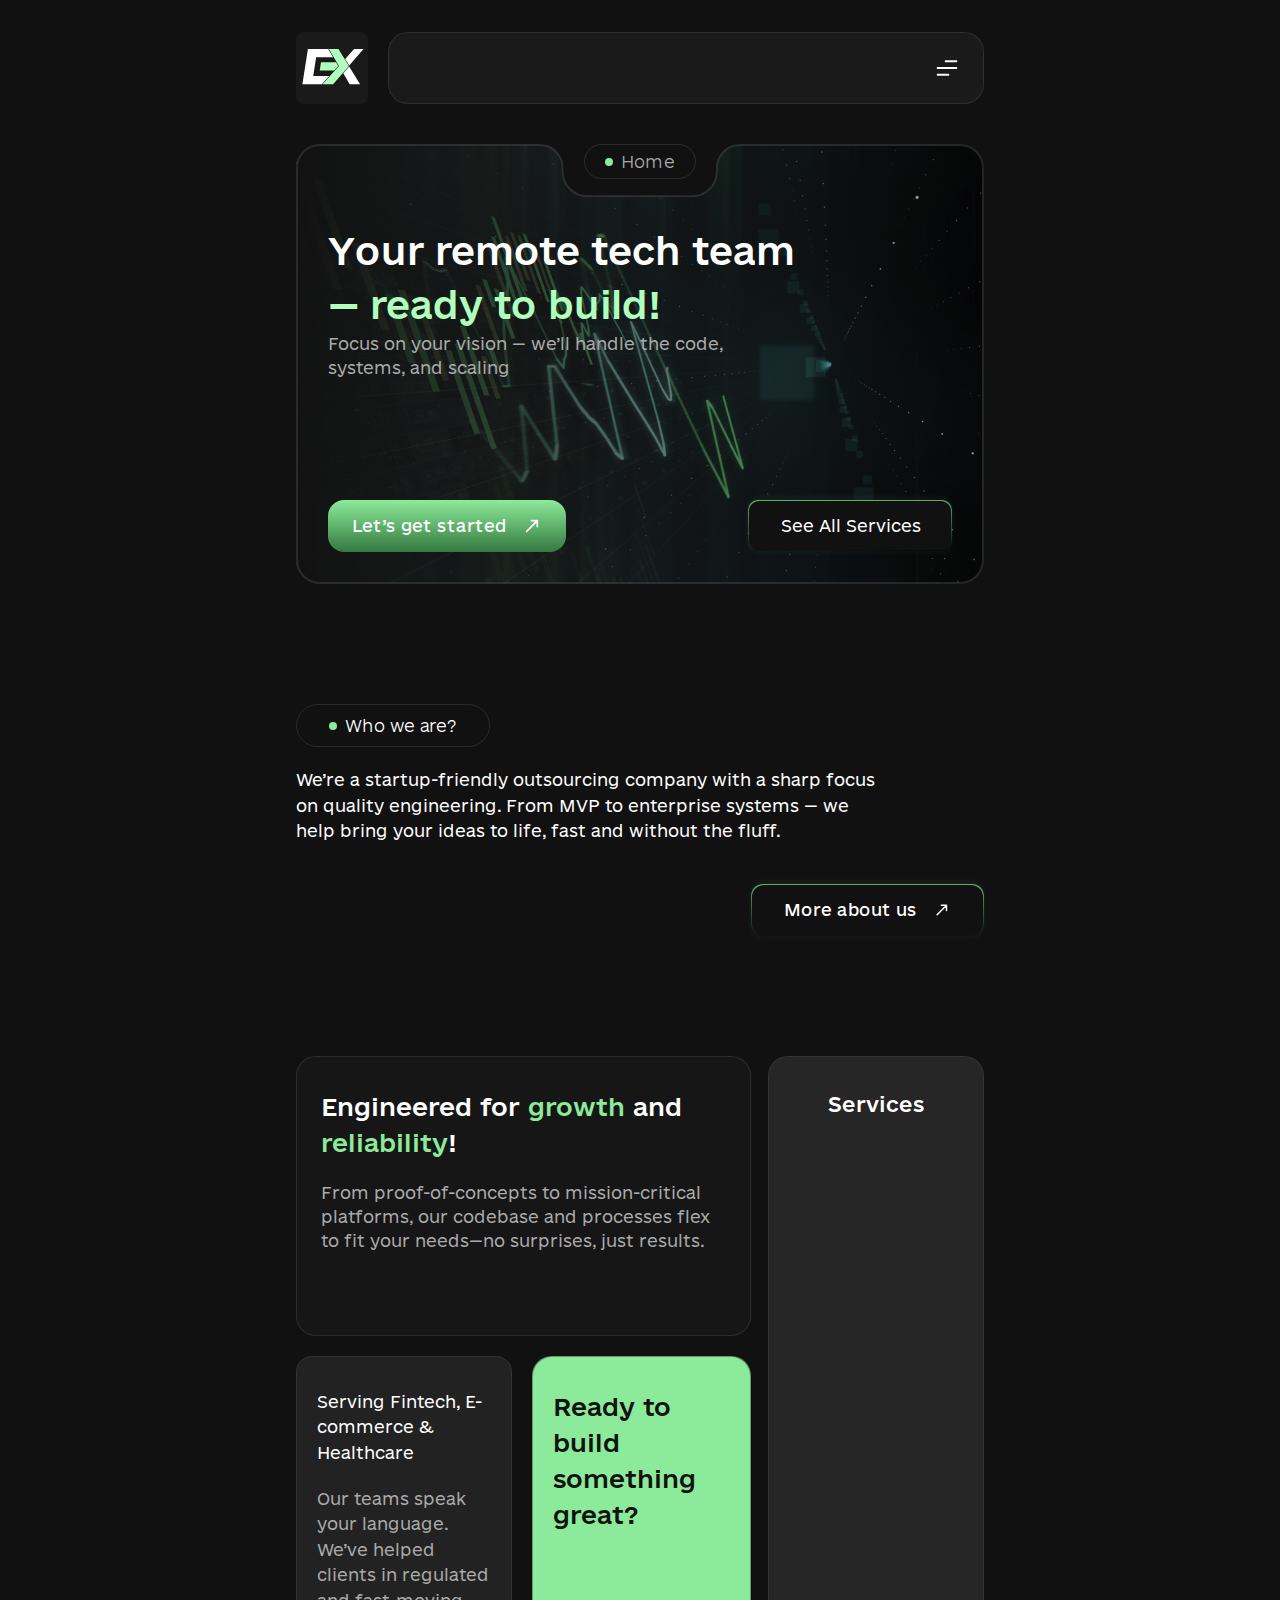
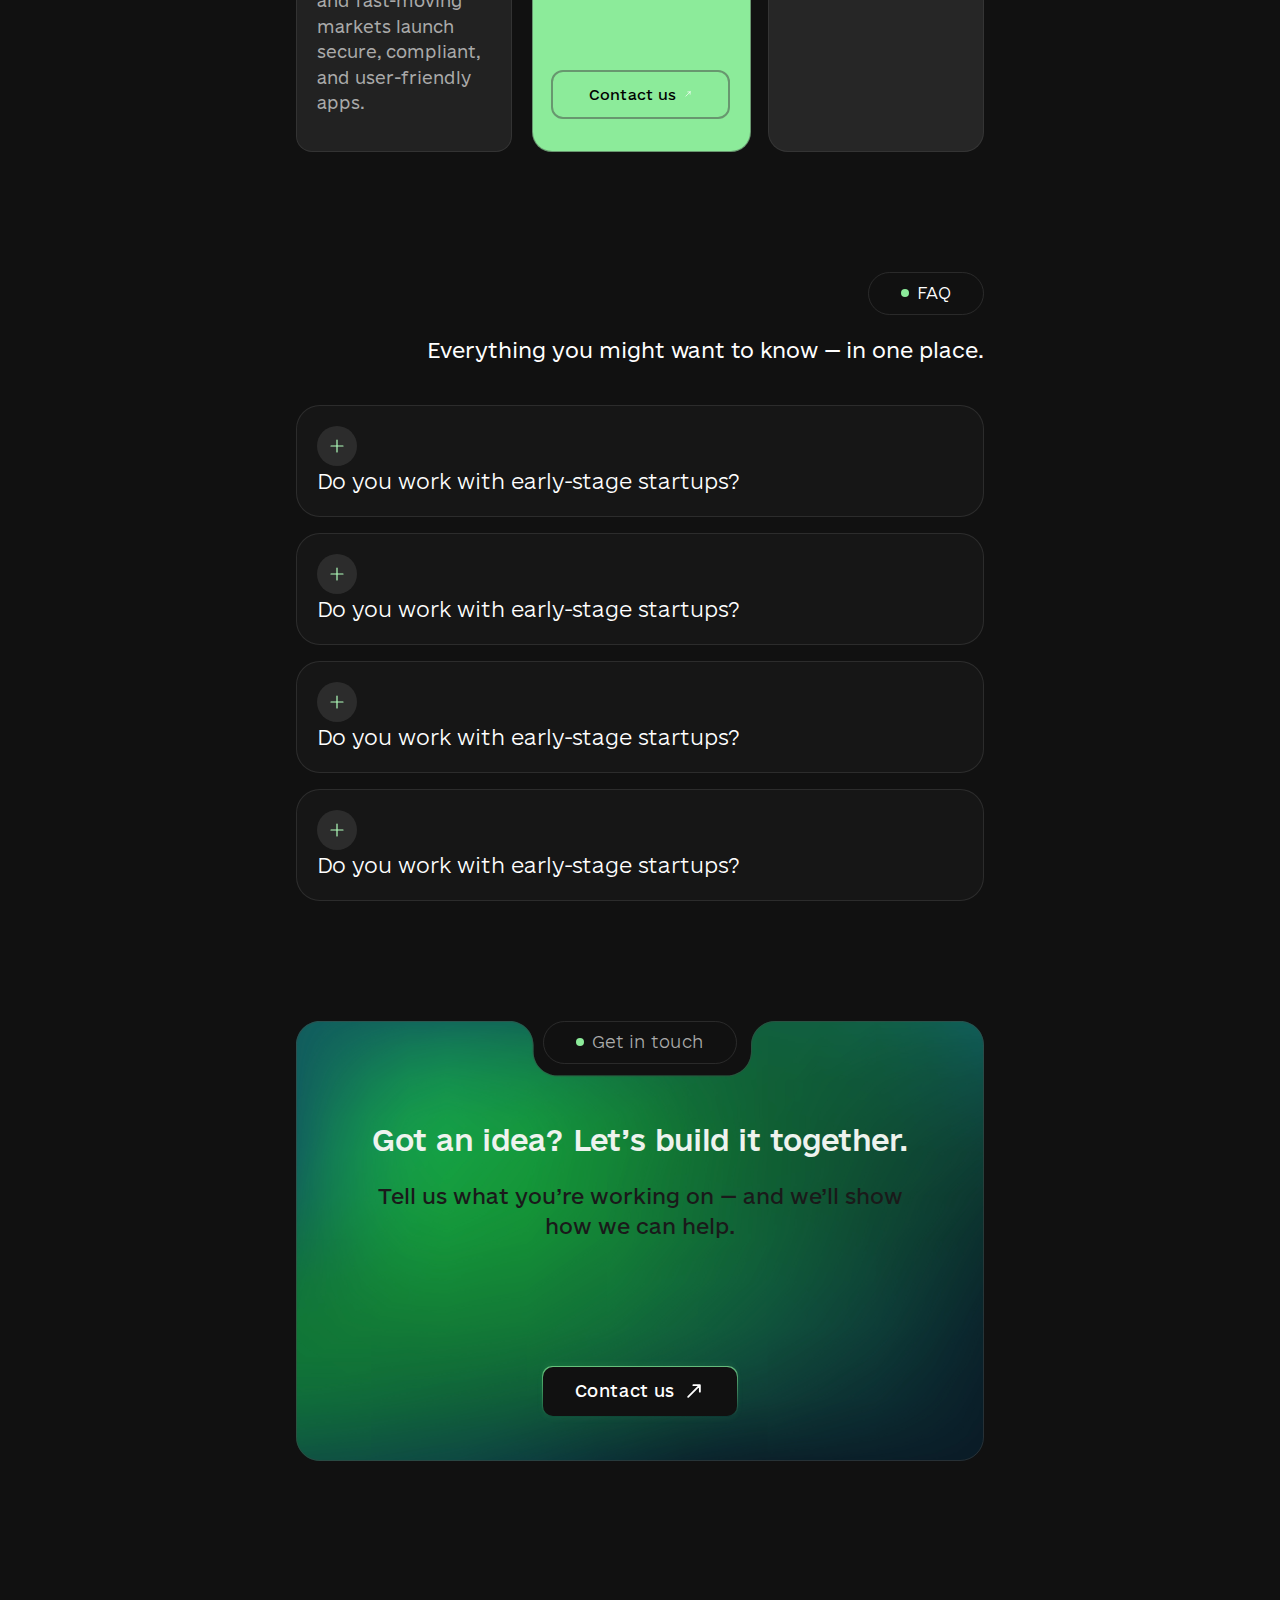
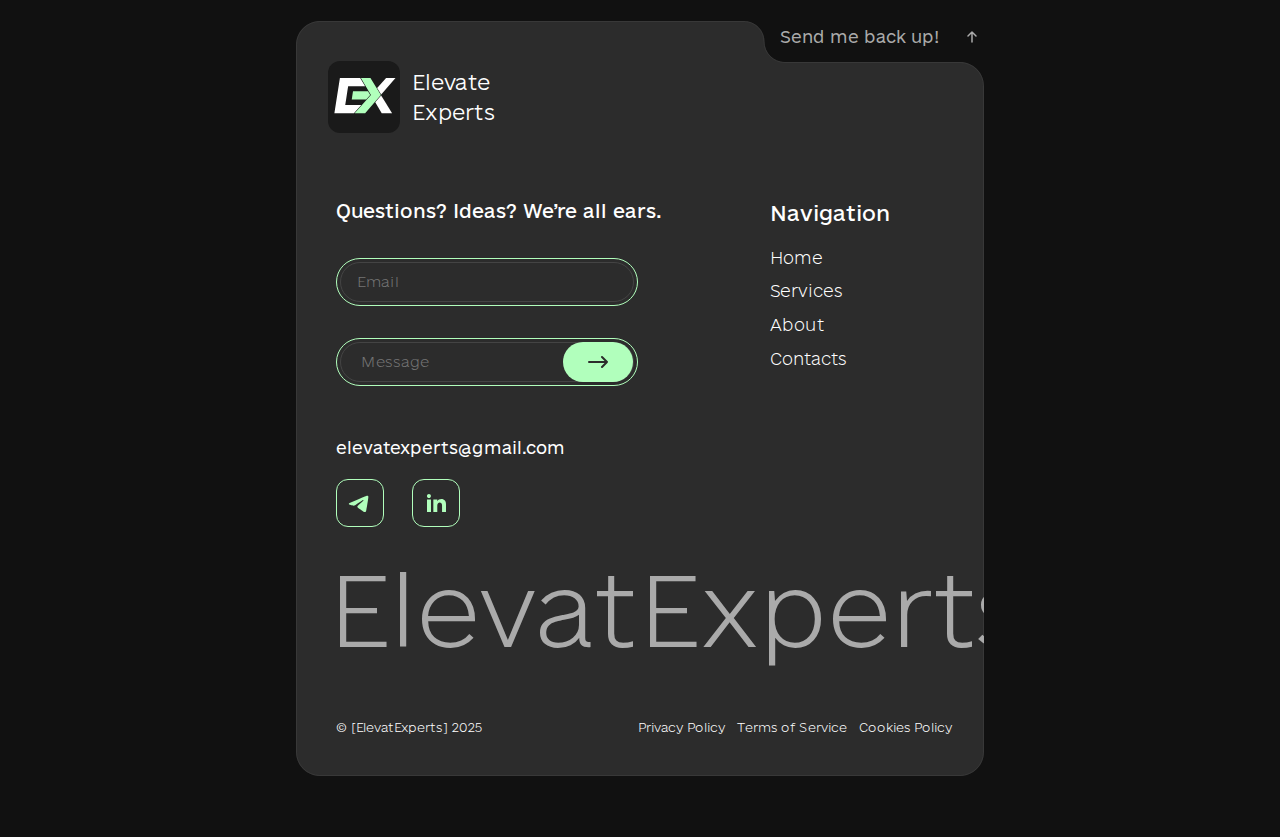
<file: index.html>
<!doctype html>
<html lang="en">
<head>
    <meta charset="UTF-8">
    <meta name="viewport" content="width=device-width, initial-scale=1">
    <link rel="stylesheet" href="css/reset.css"/>
    <link rel="stylesheet" href="css/index.css"/>
    <link rel="stylesheet" href="css/page.layout.css"/>
    <title>Home</title>
</head>
<body>
    <header class="header">
        <img class="logo" src="assets/icons/logo.svg" alt="logo"/>
        <div class="header_menu_wrapper">
            <img src="assets/icons/header_menu.svg" alt="menu"/>
            <div class="header_link_wrapper">
                <a href="index.html">Home</a>
                <a href="services.html">Services</a>
                <a href="about.html">About</a>
                <a href="contact.html">Contact</a>
            </div>
            <button class="book_call_button">Book a free call</button>
        </div>
    </header>

    <div class="banner_wrapper">
        <div class="page_title_container">
            <div class="dot"></div>
            <label class="page_title">Home</label>
        </div>
<!--        pc-->
        <img src="assets/index/home_banner.svg" alt="banner" class="banner" />
<!--        mobile-->
        <img src="assets/index/mobile_home_banner.svg" alt="banner" class="mobile_banner"/>
<!--        tablet-->
        <img src="assets/index/tablet_banner.svg" alt="banner" class="tablet_banner"/>
        <div class="banner_content">
            <div class="banner_text_wrapper">
                <span class="banner_title">Your remote tech team
                    <span class="green_text">— ready to build!</span>
                </span>
                <div class="banner_mobile_title">
                    <span>Your</span>
                    <span>remote tech</span>
                    <span>team</span>
                    <span class="green_text">- ready to build!</span>
                </div>
                <span class="banner_description">
                    Focus on your vision — we’ll handle the code, systems, and scaling
                </span>
            </div>
            <div class="banner_button_wrapper">
                <button class="banner_button_primary">
                    <span>Let’s get started</span>
                    <svg width="24" height="24" viewBox="0 0 24 24" fill="none" xmlns="http://www.w3.org/2000/svg">
                        <path d="M18.3646 5.63623H11.2939M18.3646 5.63623L18.3643 12.7073M18.3646 5.63623L5.63672 18.3642" stroke="white" stroke-width="2" stroke-linecap="round" stroke-linejoin="round"/>
                    </svg>
                </button>
                <div class="layer_to_gradient">
                    <button class="secondary_button">
                        <label class="banner_button_label">See All Services</label>
                    </button>
                </div>
            </div>
        </div>
    </div>

        <div class="about_wrapper">
            <div class="about_wrapper_title">
                <div class="dot"></div>
                <label class="about_title">Who we are?</label>
            </div>
            <span class="about_description">
            We’re a startup-friendly outsourcing company with a sharp focus
            on quality engineering. From MVP to enterprise systems — we help
            bring your ideas to life, fast and without the fluff.
        </span>
            <div class="about_button_container">
                <div class="layer_to_gradient_second">
                    <button class="secondary_button_second">
                        <label class="about_button_label">More about us</label>
                        <svg width="24" height="24" viewBox="0 0 24 24" fill="none" xmlns="http://www.w3.org/2000/svg">
                            <path d="M18.3646 5.63623H11.2939M18.3646 5.63623L18.3643 12.7073M18.3646 5.63623L5.63672 18.3642" stroke="white" stroke-width="2" stroke-linecap="round" stroke-linejoin="round"/>
                        </svg>
                    </button>
                </div>
            </div>
        </div>

        <div class="content_wrapper">
                <div class="left_column">
                    <div class="first_row">
                        <div class="first_row_item">
                            <span class="first_row_item_title">Engineered for <span>growth</span> and <span>reliability</span>!</span>
                            <span class="first_row_item_description">
                                From proof-of-concepts to mission-critical platforms, our codebase and processes flex
                                to fit your needs—no surprises, just results.
                            </span>
                        </div>
                    </div>
                    <div class="mobile_services">
                        <div class="right_column_item">
                        <span class="right_column_item_title">
                            Services
                        </span>
                        </div>
                    </div>
                    <div class="second_row">
                        <div class="second_row_first_item">
                            <span class="second_row_first_item_title">
                                Serving Fintech,
                                E-commerce & Healthcare
                            </span>
                            <span class="second_row_first_item_description">
                                Our teams speak your language.
                                We’ve helped clients in regulated
                                and fast-moving markets launch secure,
                                compliant, and user-friendly apps.
                            </span>
                        </div>
                        <div class="second_row_second_item">
                            <span class="second_row_second_item_title">Ready to build something great?</span>
                            <div class="second_row_second_item_button_wrapper">
                                <button class="second_row_second_item_button">
                                    <label>Contact us</label>
                                    <svg width="24" height="24" viewBox="0 0 24 24" fill="none" xmlns="http://www.w3.org/2000/svg">
                                        <path d="M18.3646 5.63623H11.2939M18.3646 5.63623L18.3643 12.7073M18.3646 5.63623L5.63672 18.3642" stroke="white" stroke-width="2" stroke-linecap="round" stroke-linejoin="round"/>
                                    </svg>
                                </button>
                            </div>

                        </div>
                    </div>
                </div>
                <div class="right_column">
                    <div class="right_column_item">
                        <span class="right_column_item_title">
                            Services
                        </span>
                    </div>
                </div>
        </div>

        <div class="faq_wrapper">
            <div class="faq_title">
                <div class="dot"></div>
                <span>FAQ</span>
            </div>
            <span class="faq_description">
                Everything you might want to know — in one place.
            </span>
            <div class="faq_question">
                <div>
                    <button class="faq_expand_button"><img src="assets/icons/plus.svg " alt="plus"/></button>
                </div>
                <span class="faq_questing_title">Do you work with early-stage startups?</span>
            </div>
            <div class="faq_question">
                <div>
                    <button class="faq_expand_button"><img src="assets/icons/plus.svg " alt="plus"/></button>
                </div>
                <span class="faq_questing_title">Do you work with early-stage startups?</span>
            </div>
            <div class="faq_question">
                <div>
                    <button class="faq_expand_button"><img src="assets/icons/plus.svg " alt="plus"/></button>
                </div>
                <span class="faq_questing_title">Do you work with early-stage startups?</span>
            </div>
            <div class="faq_question">
                <div>
                    <button class="faq_expand_button"><img src="assets/icons/plus.svg " alt="plus"/></button>
                </div>
                <span class="faq_questing_title">Do you work with early-stage startups?</span>
            </div>
        </div>

        <div class="bottom_banner_wrapper">
            <div class="bottom_banner_title_wrapper">
                <div class="dot"></div>
                <span>Get in touch</span>
            </div>
            <div class="bottom_banner_content">
                <div class="bottom_banner_content_text_wrapper">
                    <span class="bottom_banner_content_title">Got an idea? Let’s build it together.</span>
                    <span class="bottom_banner_content_description">Tell us what you’re working on — and we’ll show how we can help.</span>
                </div>
                <div class="bottom_banner_content_button_wrapper">
                    <div class="layer_to_gradient">
                        <button class="secondary_button">
                            <label class="about_button_label">Contact us</label>
                            <svg width="24" height="24" viewBox="0 0 24 24" fill="none" xmlns="http://www.w3.org/2000/svg">
                                <path d="M18.3646 5.63623H11.2939M18.3646 5.63623L18.3643 12.7073M18.3646 5.63623L5.63672 18.3642" stroke="white" stroke-width="2" stroke-linecap="round" stroke-linejoin="round"/>
                            </svg>
                        </button>
                    </div>
                </div>

            </div>
<!--            pc-->
            <img src="assets/index/bottom_banner.svg" class="bottom_banner" alt="bottom_banner"/>
<!--            mobile-->
            <img src="assets/icons/mobile_bottom_banner.svg" class="mobile_bottom_banner" alt="bottom_banner"/>
<!--            tablet-->
            <img src="assets/index/bottom_tablet_banner.svg" class="tablet_bottom_banner" alt="bottom_banner"/>
        </div>

        <footer class="footer">
            <div class="custom_footer_background">
                <div class="footer_button_up_wrapper">
                    <button class="footer_button_up">
                        <span>Send me back up!</span>
                        <svg width="32" height="32" viewBox="0 0 32 32" fill="none" xmlns="http://www.w3.org/2000/svg">
                            <path d="M15.9998 22.6668V9.3335M15.9998 9.3335L10.6665 14.6668M15.9998 9.3335L21.3332 14.6668" stroke="#AAAAAA" stroke-width="2" stroke-linecap="round" stroke-linejoin="round"/>
                        </svg>

                    </button>
                </div>

               <div class="footer_content">
                   <div class="footer_top_content">
                       <div class="footer_left_content">
                           <div class="footer_logo_wrapper">
                               <img src="assets/icons/logo.svg" alt="logo"/>
                               <span>Elevate Experts</span>
                           </div>
                           <div class="footer_form_contacts_wrapper">
                               <form class="footer_form">
                                   <span>Questions? Ideas? We’re all ears.</span>
                                   <div class="input_outline">
                                       <input placeholder="Email" class="input"/>
                                   </div>

                                   <div class="input_outline">
                                       <button class="input_button"><img src="assets/icons/arrow_right.svg" alt="arrow_right"/></button>
                                       <input placeholder="Message" class="input_with_button"/>
                                   </div>
                               </form>
                               <div class="contacts_wrapper">
                                   <span>elevatexperts@gmail.com</span>
                                   <div class="contacts">
                                       <button class="social_button">
                                           <img src="assets/icons/telegram.svg" alt="telegram"/>
                                       </button>
                                       <button class="social_button">
                                           <img src="assets/icons/linkedin.svg" alt="linkedin"/>
                                       </button>
                                   </div>
                               </div>
                           </div>
                       </div>
                       <div class="footer_right">
                           <div class="footer_navigation">
                               <span>Navigation</span>
                               <a>Home</a>
                               <a>Services</a>
                               <a>About</a>
                               <a>Contacts</a>
                           </div>
                           <div class="footer_services">
                               <span>Services</span>
                               <a>Backend</a>
                               <a>Frontend</a>
                               <a>Fullstack</a>
                               <a>Data Engineering</a>
                               <a>Machine Learning / AI</a>
                               <a>Data Analytics</a>
                               <a>Cybersecurity</a>
                               <a>DevOps / DevOpsSec</a>
                           </div>
                   </div>

                   </div>
                   <div class="footer_bottom_content">
                       <div class="scrolling_text">
                           <span>ElevatExperts &nbsp; ElevatExperts &nbsp; ElevatExperts &nbsp;</span>
                           <span>ElevatExperts &nbsp; ElevatExperts &nbsp; ElevatExperts &nbsp;</span>
                       </div>
                   </div>
                   <div class="policy_wrapper">
                       <span>© [ElevatExperts] 2025</span>
                       <div class="right_policy">
                           <a>Privacy Policy</a>
                           <a>Terms of Service</a>
                           <a>Cookies Policy</a>
                       </div>
                   </div>

               </div>
            </div>
        </footer>

</body>
</html>
</file>
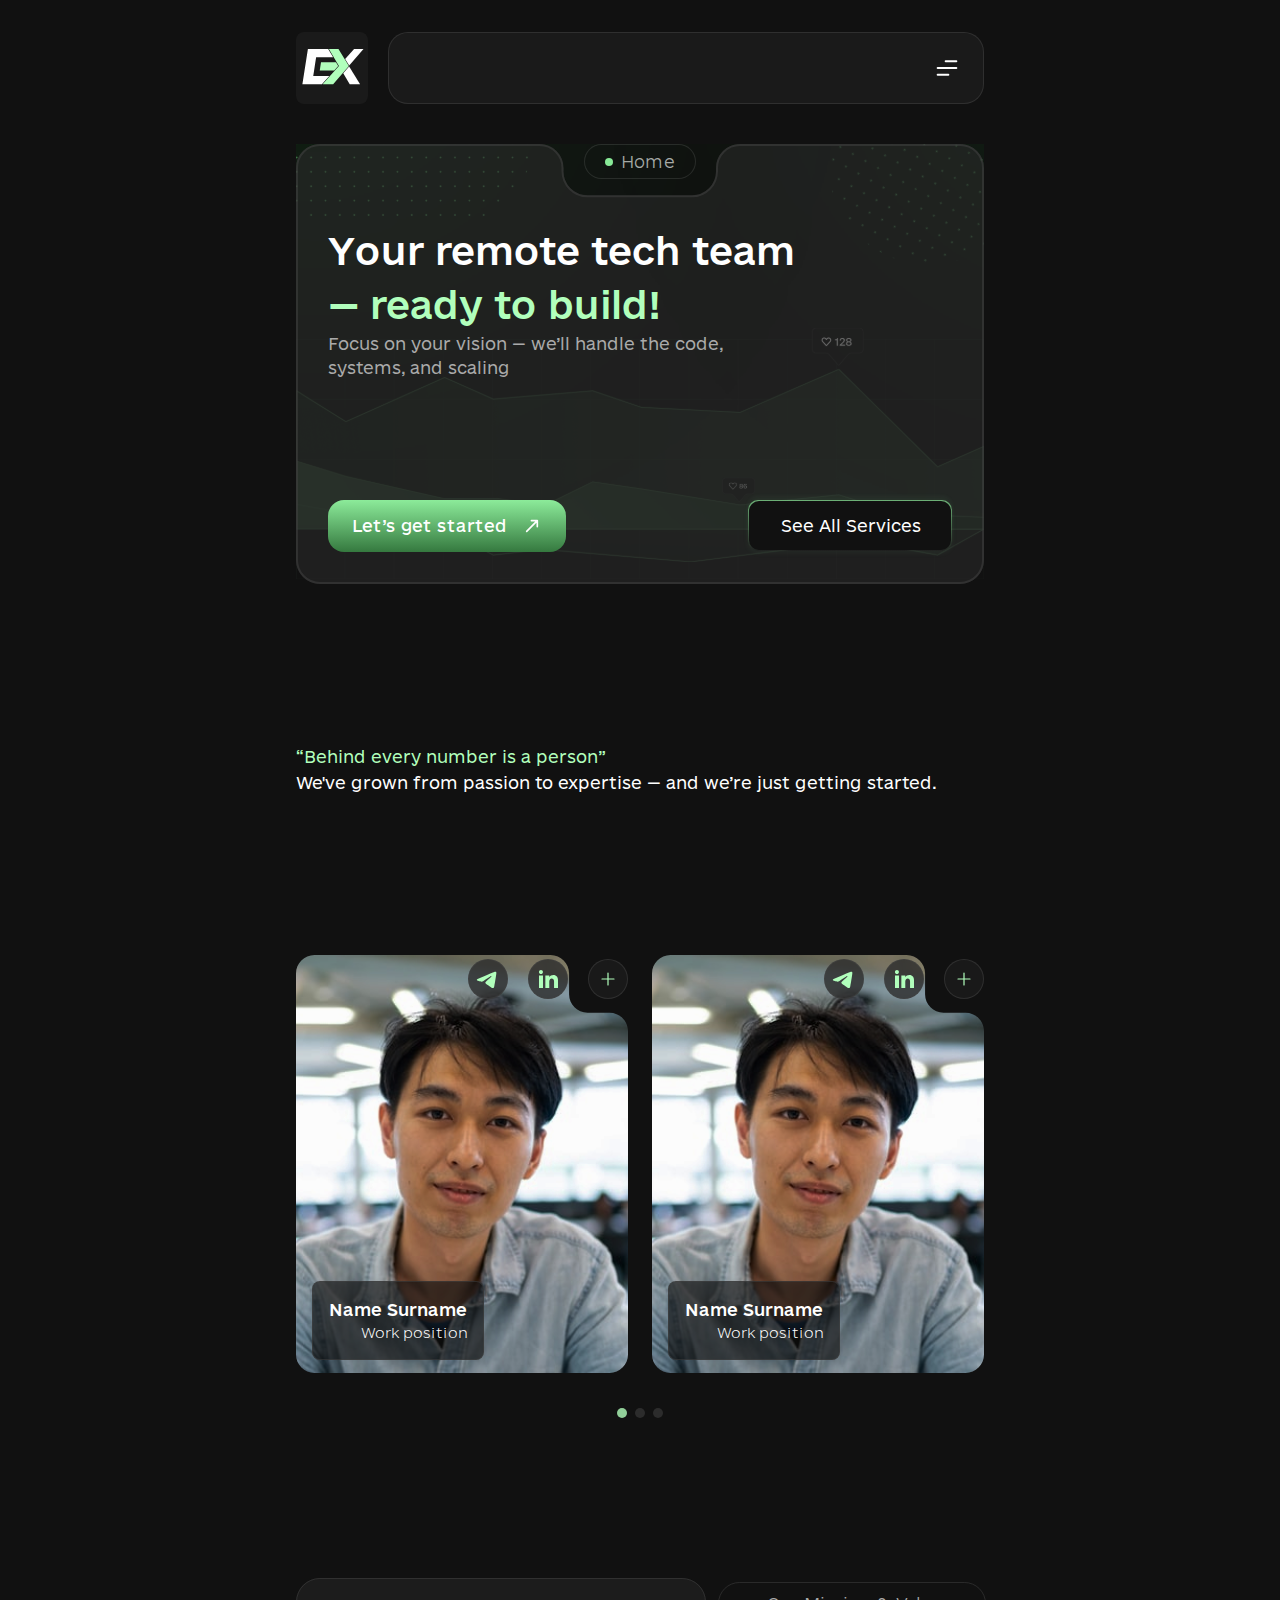
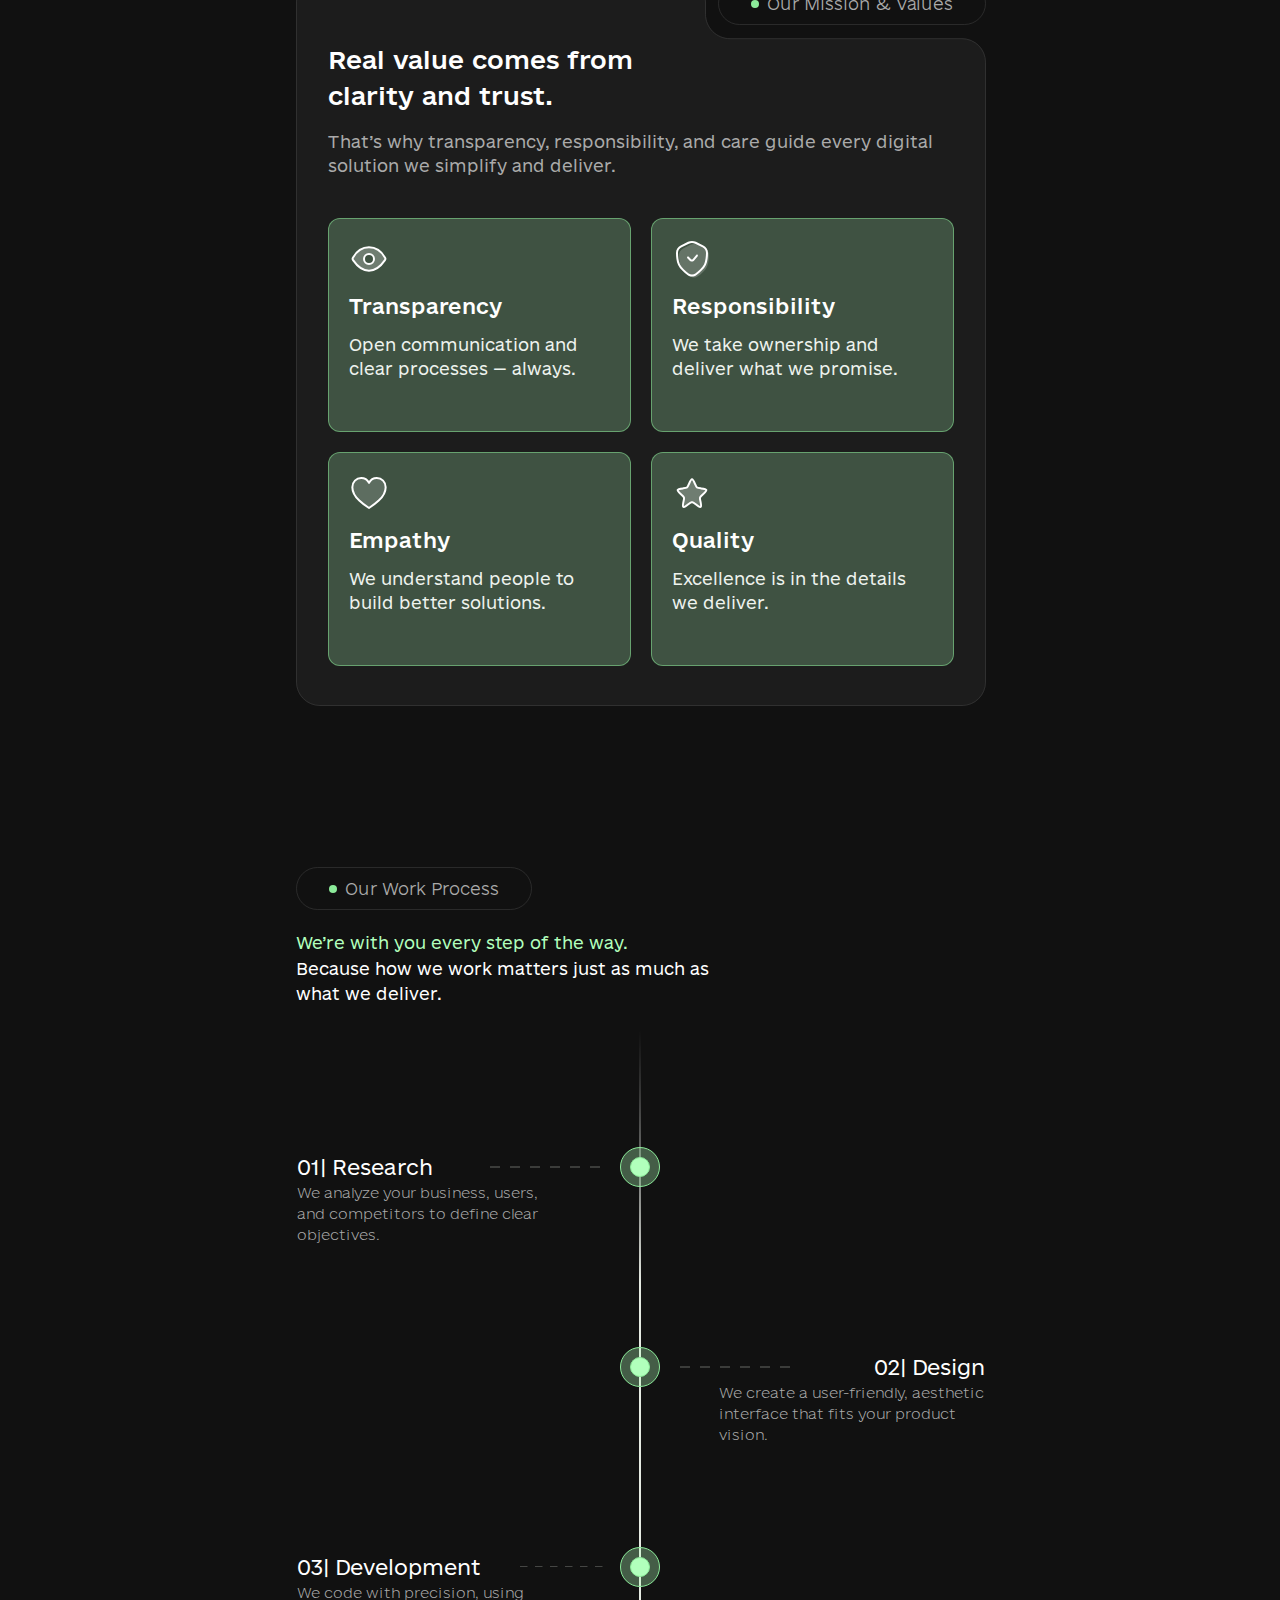
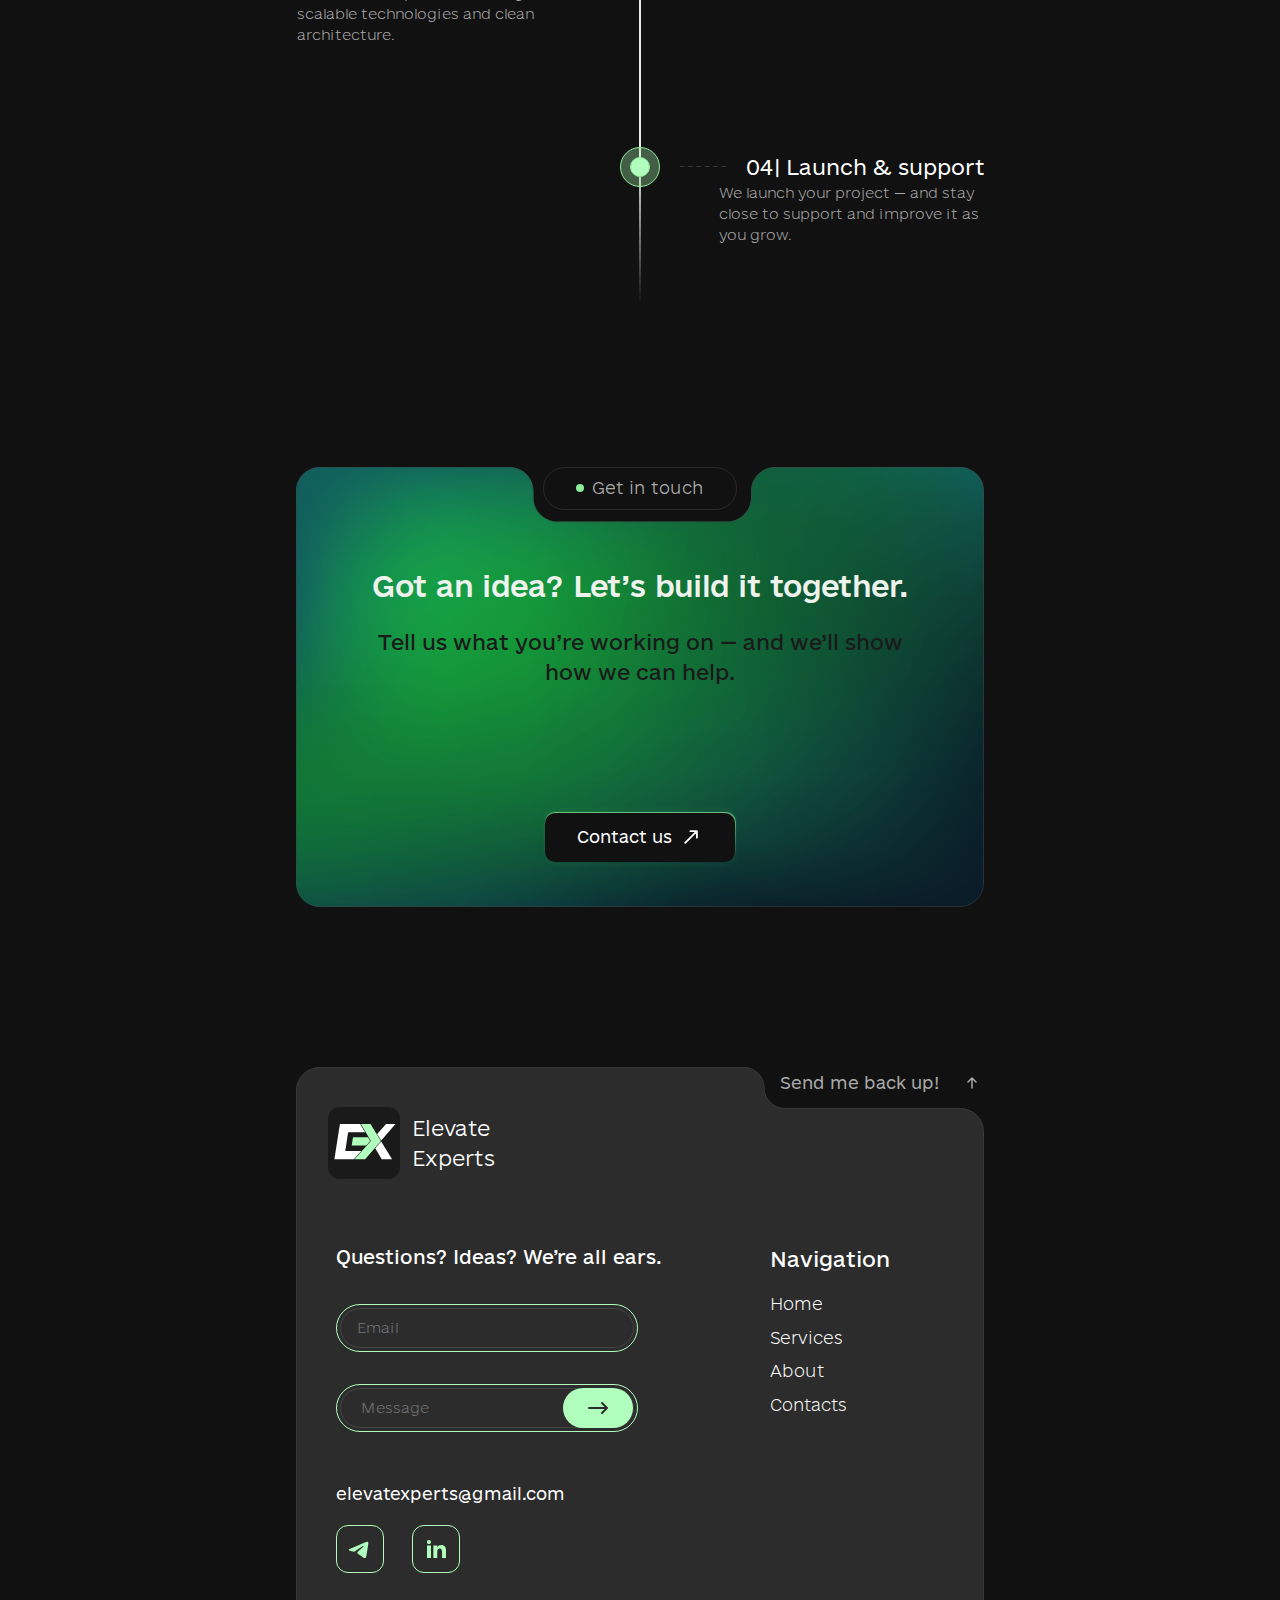
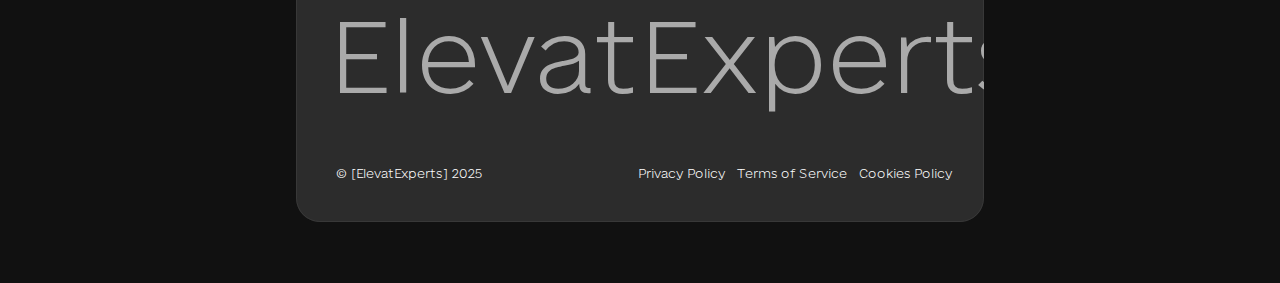
<file: about.html>
<!doctype html>
<html lang="en">
<head>
    <meta charset="UTF-8">
    <meta name="viewport" content="width=device-width, initial-scale=1">
    <link rel="stylesheet" href="./css/reset.css"/>
    <link rel="stylesheet" href="./css/page.layout.css"/>
    <link rel="stylesheet" href="./css/about.css"/>
    <title>About us</title>
</head>
<body>
<header class="header">
    <img class="logo" src="assets/icons/logo.svg" alt="logo"/>
    <div class="header_menu_wrapper">
        <img src="./assets/icons/header_menu.svg" alt="menu"/>
        <div class="header_link_wrapper">
            <a href="index.html">Home</a>
            <a href="services.html">Services</a>
            <a href="about.html">About</a>
            <a href="contact.html">Contact</a>
        </div>
        <button class="book_call_button">Book a free call</button>
    </div>
</header>

<div class="banner_wrapper">
    <div class="page_title_container">
        <div class="dot"></div>
        <label class="page_title">Home</label>
    </div>
    <!--        pc-->
    <img src="assets/about/banner.svg" alt="banner" class="banner" />
    <!--        mobile-->
    <img src="assets/about/mobile_banner.svg" alt="banner" class="mobile_banner"/>
    <!--        tablet-->
    <img src="assets/about/tablet_banner.svg" alt="banner" class="tablet_banner"/>
    <div class="banner_content">
        <div class="banner_text_wrapper">
                <span class="banner_title">Your remote tech team
                    <span class="green_text">— ready to build!</span>
                </span>
            <div class="banner_mobile_title">
                <span>Your</span>
                <span>remote tech</span>
                <span>team</span>
                <span class="green_text">- ready to build!</span>
            </div>
            <span class="banner_description">
                    Focus on your vision — we’ll handle the code, systems, and scaling
                </span>
        </div>
        <div class="banner_button_wrapper">
            <button class="banner_button_primary">
                <span>Let’s get started</span>
                <svg width="24" height="24" viewBox="0 0 24 24" fill="none" xmlns="http://www.w3.org/2000/svg">
                    <path d="M18.3646 5.63623H11.2939M18.3646 5.63623L18.3643 12.7073M18.3646 5.63623L5.63672 18.3642" stroke="white" stroke-width="2" stroke-linecap="round" stroke-linejoin="round"/>
                </svg>
            </button>
            <div class="layer_to_gradient">
                <button class="secondary_button">
                    <label class="banner_button_label">See All Services</label>
                </button>
            </div>
        </div>
    </div>
</div>


<div class="section_wrapper">
    <div class="section_title_wrapper">
        <span class="green_text">“Behind every number is a person” </span>
        <span>We've grown from passion to expertise — and we’re just getting started.</span>
    </div>
</div>

<div class="carousel_wrapper">
    <div class="cards_wrapper">
        <div class="card">
            <div class="card_button_wrapper">
                <button class="social_card_button">
                    <img src="./assets/icons/telegram.svg" alt="telegram"/>
                </button>
                <button class="social_card_button">
                    <img src="./assets/icons/linkedin.svg" alt="linkedin"/>
                </button>
                <button class="plus_button">
                    <img src="./assets/icons/plus.svg" alt="plus" class="button_img_plus"/>
                </button>
            </div>
            <div class="badge">
                <span class="name">Name Surname</span>
                <span class="work_position">Work position</span>
            </div>
            <img src="./assets/about/persons/example.svg" alt="photo"/>
        </div>
        <div class="card">
            <div class="card_button_wrapper">
                <button class="social_card_button">
                    <img src="./assets/icons/telegram.svg" alt="telegram"/>
                </button>
                <button class="social_card_button">
                    <img src="./assets/icons/linkedin.svg" alt="linkedin"/>
                </button>
                <button class="plus_button">
                    <img src="./assets/icons/plus.svg" alt="plus" class="button_img_plus"/>
                </button>
            </div>
            <div class="badge">
                <span class="name">Name Surname</span>
                <span class="work_position">Work position</span>
            </div>
            <img src="./assets/about/persons/example.svg" alt="photo"/>
        </div>
<!--        <div class="card">-->
<!--            <div class="card_button_wrapper">-->
<!--                <button class="social_card_button">-->
<!--                    <img src="./assets/icons/telegram.svg" alt="telegram"/>-->
<!--                </button>-->
<!--                <button class="social_card_button">-->
<!--                    <img src="./assets/icons/linkedin.svg" alt="linkedin"/>-->
<!--                </button>-->
<!--                <button class="plus_button">-->
<!--                    <img src="./assets/icons/plus.svg" alt="plus" class="button_img_plus"/>-->
<!--                </button>-->
<!--            </div>-->
<!--            <div class="badge">-->
<!--                <span class="name">Name Surname</span>-->
<!--                <span class="work_position">Work position</span>-->
<!--            </div>-->
<!--            <img src="./assets/about/persons/example.svg" alt="photo"/>-->
<!--        </div>-->
    </div>
    <div class="pagination_wrapper">
        <div class="pagination_dot active"></div>
        <div class="pagination_dot"></div>
        <div class="pagination_dot"></div>
    </div>
</div>

<div class="mission_wrapper">
    <div class="mission_title_wrapper">
        <div class="dot"></div>
        <span>Our Mission & Values</span>
    </div>
<!--    pc background-->
    <img src="./assets/about/middle_banner_background.svg" class="mission_background" alt="middle_banner"/>
<!--    mobile background-->
    <img src="./assets/about/mission_mobile_background.svg" class="mission_background_mobile" alt="middle_banner"/>
<!--    tablet background-->
    <img src="./assets/about/mission_tablet_background.svg" class="mission_background_tablet" alt="middle_banner"/>
    <div class="mission_banner_content">
        <div class="mission_banner_left_column">
            <div class="mission_img">
                <img src="./assets/about/mission_banner.svg" alt="baner_img"/>
            </div>
        </div>
        <div class="mission_banner_right_column">
            <div class="mission_banner_text_wrapper">
                <span class="mission_banner_title">Real value comes from clarity and trust. </span>
                <span class="mission_banner_description">That’s why transparency, responsibility, and care guide every digital solution we simplify and deliver.</span>
            </div>
            <div class="banner_cards_wrapper">
                <div class="banner_card">
                    <div class="banner_card_img">
                        <img src="./assets/icons/eye.svg" alt="banner_card_img"/>
                    </div>
                    <span class="banner_card_title">Transparency</span>
                    <span class="banner_card_description">Open communication and clear processes — always.</span>
                </div>
                <div class="banner_card">
                    <div class="banner_card_img">
                        <img src="./assets/icons/shield.svg" alt="banner_card_img"/>
                    </div>
                    <span class="banner_card_title">Responsibility</span>
                    <span class="banner_card_description">We take ownership and deliver what we promise.</span>
                </div>
                <div class="banner_card">
                    <div class="banner_card_img">
                        <img src="./assets/icons/heart.svg" alt="banner_card_img"/>
                    </div>
                    <span class="banner_card_title">Empathy</span>
                    <span class="banner_card_description">We understand people to build better solutions.</span>
                </div>
                <div class="banner_card">
                    <div class="banner_card_img">
                        <img src="./assets/icons/star.svg" alt="banner_card_img"/>
                    </div>
                    <span class="banner_card_title">Quality</span>
                    <span class="banner_card_description">Excellence is in the details we deliver.</span>
                </div>
            </div>
        </div>
    </div>
</div>

<div class="work_process_title">
    <div class="dot"></div>
    <span>Our Work Process </span>
</div>
<div class="bottom_section_wrapper">
    <div class="section_title_wrapper">
        <span class="green_text">We’re with you every step of the way.</span>
        <span>Because how we work matters just as much as what we deliver.</span>
    </div>
</div>
<!--pc-->
<div class="work_process_wrapper">
    <div class="explanation_wrapper">
        <div class="line_wrapper">
            <img class="line" src="./assets/about/bottom_line.svg" alt="line"/>
            <div class="line_first_item">
                <div class="big_dot">
                    <div class="dot_inner"></div>
                </div>
                <img src="./assets/about/line_for_item.svg" alt="line_for_item"/>
                <div class="line_first_item_text_wrapper">
                        <span class="line_item_title">01 | Research</span>
                        <span class="line_item_description">We analyze your business, users, and competitors to define clear objectives.</span>
                </div>
            </div>
            <div class="line_second_item">
                <div class="big_dot">
                    <div class="dot_inner"></div>
                </div>
                <img class="line_second_item_wrapper" src="./assets/about/line_for_item.svg" alt="line_for_item"/>
                <div class="line_second_item_text_wrapper">
                        <span class="line_item_title">02 | Design</span>
                        <span class="line_item_description">We create a user-friendly, aesthetic interface that fits your product vision.</span>
                </div>
            </div>
            <div class="line_third_item">
                <div class="big_dot">
                    <div class="dot_inner"></div>
                </div>
                <img class="line_third_item_wrapper" src="./assets/about/line_for_item.svg" alt="line_for_item"/>
                <div class="line_third_item_text_wrapper">
                    <span class="line_item_title">03 | Development</span>
                    <span class="line_item_description">We code with precision, using scalable technologies and clean architecture.</span>
                </div>
            </div>
            <div class="line_fourth_item">
                <div class="big_dot">
                    <div class="dot_inner"></div>
                </div>
                <img class="line_fourth_item_wrapper" src="./assets/about/line_for_item.svg" alt="line_for_item"/>
                <div class="line_fourth_item_text_wrapper">
                        <span class="line_item_title">04 | Launch & support</span>
                        <span class="line_item_description">We launch your project — and stay close to support and improve it as you grow.</span>
                </div>
            </div>
        </div>

    </div>

</div>
<!--mobile-->
<div class="work_process_wrapper_mobile">
    <div class="mobile_line_wrapper">
        <img src="./assets/about/mobile_line.svg" class="mobile_line" alt="mobile_line"/>
        <div class="first_mobile_item">
            <div class="big_dot">
                <div class="dot_inner"></div>
            </div>
            <div class="first_small_mobile_line">
                <img src="./assets/about/mobile_small_line.svg"  alt="mobile_small_line"/>
            </div>
            <div class="first_mobile_item_text_wrapper">
                <div class="mobile_text_wrapper">
                    <span class="mobile_item_number">01</span>
                    <span class="mobile_item_title">| Research</span>
                </div>
                <span class="mobile_item_description">We analyze your business, users, and competitors to define clear objectives.</span>
            </div>
        </div>
        <div class="second_mobile_item">
            <div class="big_dot">
                <div class="dot_inner"></div>
            </div>
            <div class="second_small_mobile_line">
                <img src="./assets/about/mobile_small_line.svg"  alt="mobile_small_line"/>
            </div>
            <div class="second_mobile_item_text_wrapper">
                <div class="mobile_text_wrapper">
                    <span class="mobile_item_number">02</span>
                    <span class="mobile_item_title">| Design</span>
                </div>
                <span class="mobile_item_description">We create a user-friendly, aesthetic interface that fits your product vision.</span>
            </div>
        </div>
        <div class="third_mobile_item">
            <div class="big_dot">
                <div class="dot_inner"></div>
            </div>
            <div class="third_small_mobile_line">
                <img src="./assets/about/mobile_small_line.svg"  alt="mobile_small_line"/>
            </div>
            <div class="third_mobile_item_text_wrapper">
                <div class="mobile_text_wrapper">
                    <span class="mobile_item_number">03</span>
                    <span class="mobile_item_title">| Development</span>
                </div>
                <span class="mobile_item_description">We code with precision, using scalable technologies and clean architecture.</span>
            </div>
        </div>
        <div class="fourth_mobile_item">
            <div class="big_dot">
                <div class="dot_inner"></div>
            </div>
            <div class="fourth_small_mobile_line">
                <img src="./assets/about/mobile_small_line.svg"  alt="mobile_small_line"/>
            </div>
            <div class="fourth_mobile_item_text_wrapper">
                <div class="mobile_text_wrapper">
                    <span class="mobile_item_number">04</span>
                    <span class="mobile_item_title">| Launch & support</span>
                </div>
                <span class="mobile_item_description">We launch your project — and stay close to support and improve it as you grow.</span>
            </div>
        </div>
    </div>
</div>
<div class="bottom_banner_wrapper">
    <div class="bottom_banner_title_wrapper">
        <div class="dot"></div>
        <span>Get in touch</span>
    </div>
    <div class="bottom_banner_content">
        <div class="bottom_banner_content_text_wrapper">
            <span class="bottom_banner_content_title">Got an idea? Let’s build it together.</span>
            <span class="bottom_banner_content_description">Tell us what you’re working on — and we’ll show how we can help.</span>
        </div>
        <div class="bottom_banner_content_button_wrapper">
            <div class="layer_to_gradient">
                <button class="secondary_button">
                    <span class="about_button_label">Contact us</span>
                    <svg width="24" height="24" viewBox="0 0 24 24" fill="none" xmlns="http://www.w3.org/2000/svg">
                        <path d="M18.3646 5.63623H11.2939M18.3646 5.63623L18.3643 12.7073M18.3646 5.63623L5.63672 18.3642" stroke="white" stroke-width="2" stroke-linecap="round" stroke-linejoin="round"/>
                    </svg>
                </button>
            </div>
        </div>

    </div>
    <!--            pc-->
    <img src="assets/index/bottom_banner.svg" class="bottom_banner" alt="bottom_banner"/>
    <!--            mobile-->
    <img src="assets/icons/mobile_bottom_banner.svg" class="mobile_bottom_banner" alt="bottom_banner"/>
    <!--            tablet-->
    <img src="assets/index/bottom_tablet_banner.svg" class="tablet_bottom_banner" alt="bottom_banner"/>
</div>

<footer class="footer">
    <div class="custom_footer_background">
        <div class="footer_button_up_wrapper">
            <button class="footer_button_up">
                <span>Send me back up!</span>
                <svg width="32" height="32" viewBox="0 0 32 32" fill="none" xmlns="http://www.w3.org/2000/svg">
                    <path d="M15.9998 22.6668V9.3335M15.9998 9.3335L10.6665 14.6668M15.9998 9.3335L21.3332 14.6668" stroke="#AAAAAA" stroke-width="2" stroke-linecap="round" stroke-linejoin="round"/>
                </svg>

            </button>
        </div>

        <div class="footer_content">
            <div class="footer_top_content">
                <div class="footer_left_content">
                    <div class="footer_logo_wrapper">
                        <img src="assets/icons/logo.svg" alt="logo"/>
                        <span>Elevate Experts</span>
                    </div>
                    <div class="footer_form_contacts_wrapper">
                        <form class="footer_form">
                            <span>Questions? Ideas? We’re all ears.</span>
                            <div class="input_outline">
                                <input placeholder="Email" class="input"/>
                            </div>

                            <div class="input_outline">
                                <button class="input_button"><img src="./assets/icons/arrow_right.svg" alt="arrow_right"/></button>
                                <input placeholder="Message" class="input_with_button"/>
                            </div>
                        </form>
                        <div class="contacts_wrapper">
                            <span>elevatexperts@gmail.com</span>
                            <div class="contacts">
                                <button class="social_button">
                                    <img src="./assets/icons/telegram.svg" alt="telegram"/>
                                </button>
                                <button class="social_button">
                                    <img src="./assets/icons/linkedin.svg" alt="linkedin"/>
                                </button>
                            </div>
                        </div>
                    </div>
                </div>
                <div class="footer_right">
                    <div class="footer_navigation">
                        <span>Navigation</span>
                        <a>Home</a>
                        <a>Services</a>
                        <a>About</a>
                        <a>Contacts</a>
                    </div>
                    <div class="footer_services">
                        <span>Services</span>
                        <a>Backend</a>
                        <a>Frontend</a>
                        <a>Fullstack</a>
                        <a>Data Engineering</a>
                        <a>Machine Learning / AI</a>
                        <a>Data Analytics</a>
                        <a>Cybersecurity</a>
                        <a>DevOps / DevOpsSec</a>
                    </div>
                </div>

            </div>
            <div class="footer_bottom_content">
                <div class="scrolling_text">
                    <span>ElevatExperts &nbsp; ElevatExperts &nbsp; ElevatExperts &nbsp;</span>
                    <span>ElevatExperts &nbsp; ElevatExperts &nbsp; ElevatExperts &nbsp;</span>
                </div>
            </div>
            <div class="policy_wrapper">
                <span>© [ElevatExperts] 2025</span>
                <div class="right_policy">
                    <a>Privacy Policy</a>
                    <a>Terms of Service</a>
                    <a>Cookies Policy</a>
                </div>
            </div>

        </div>
    </div>
</footer>
</body>
</html>
</file>
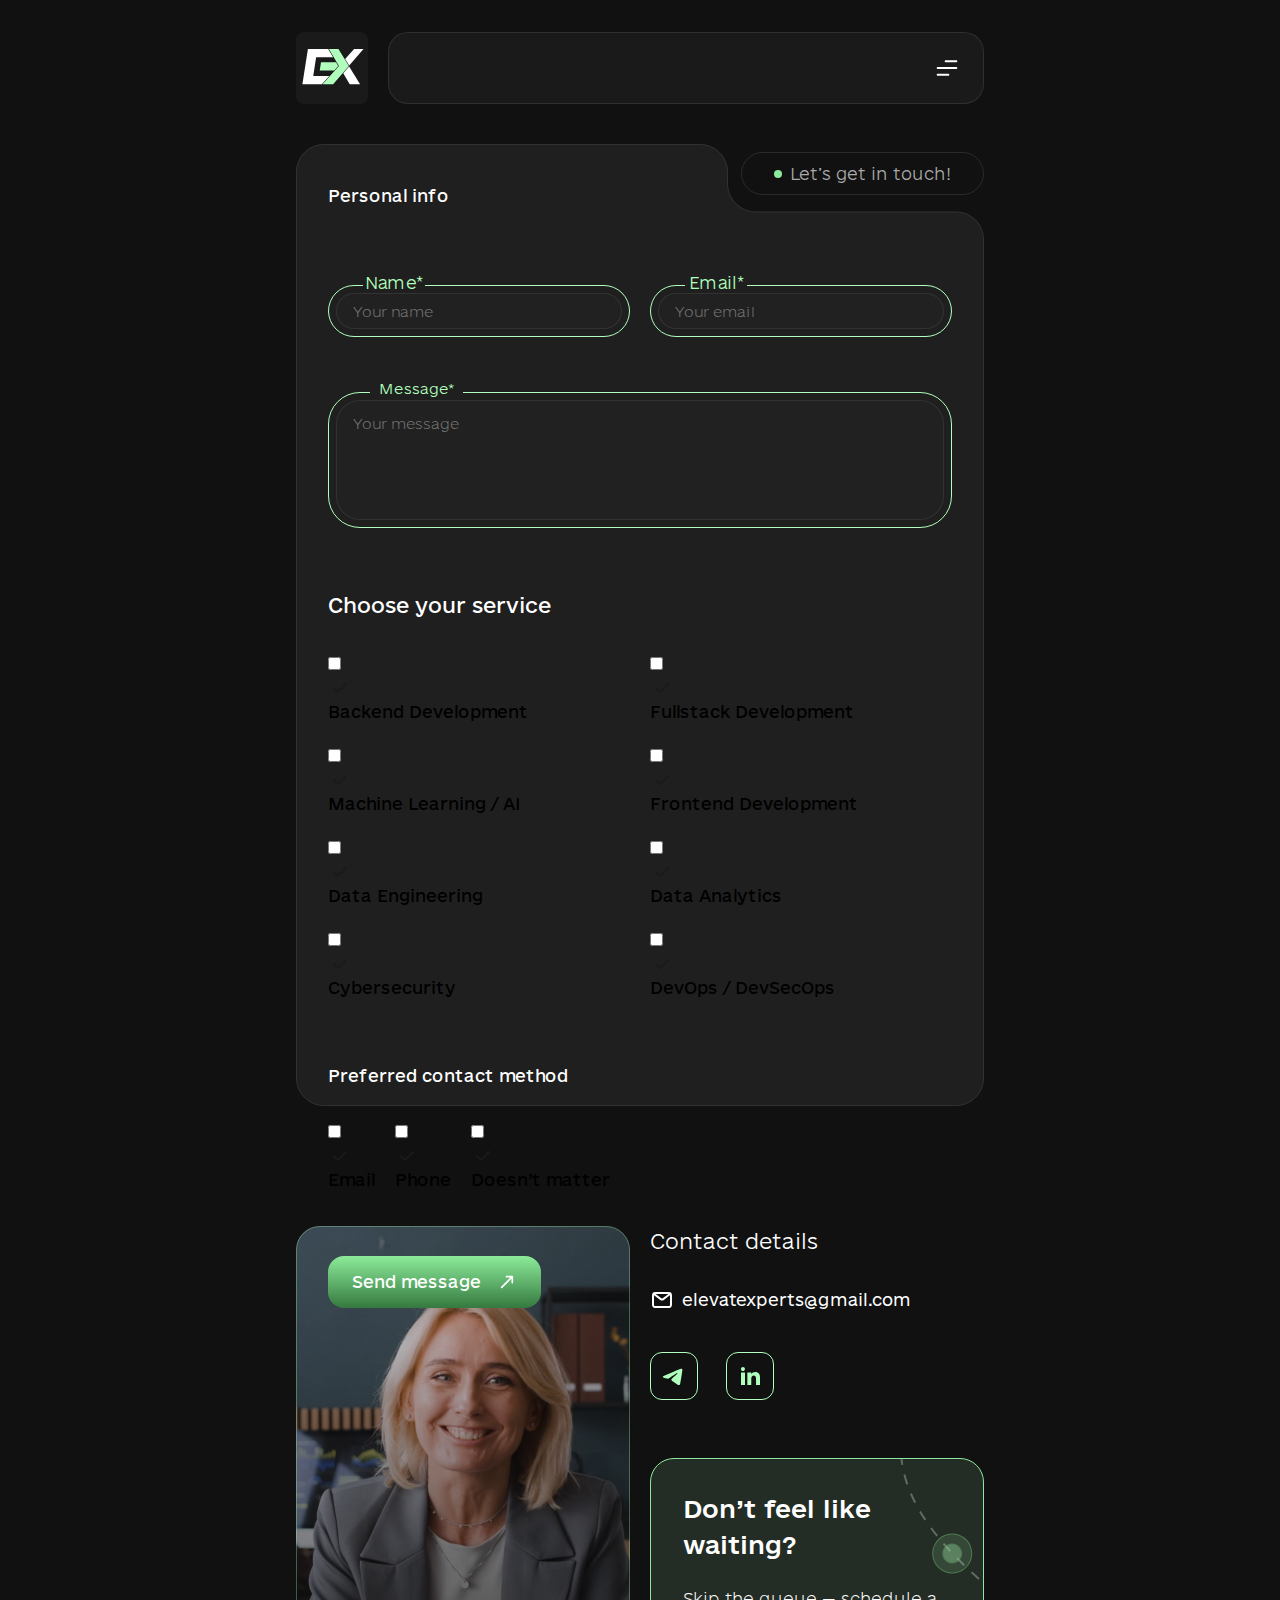
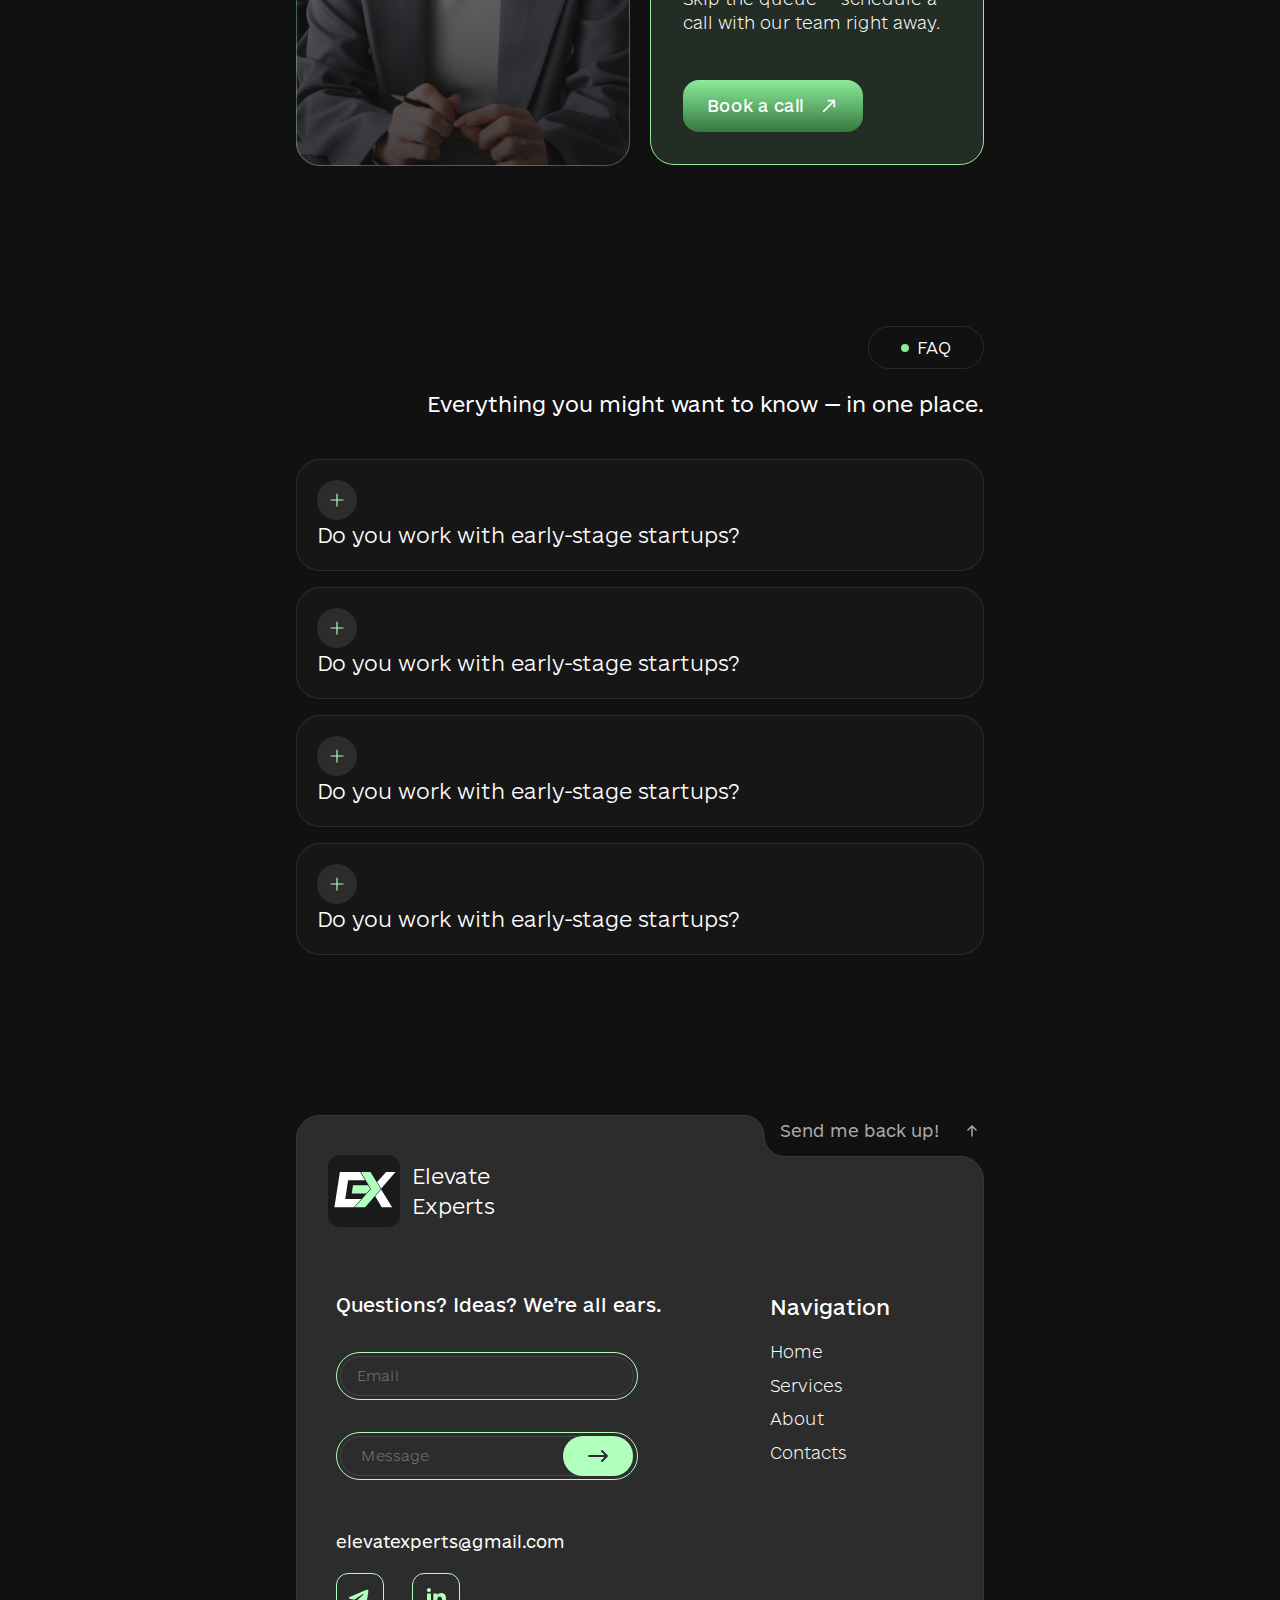
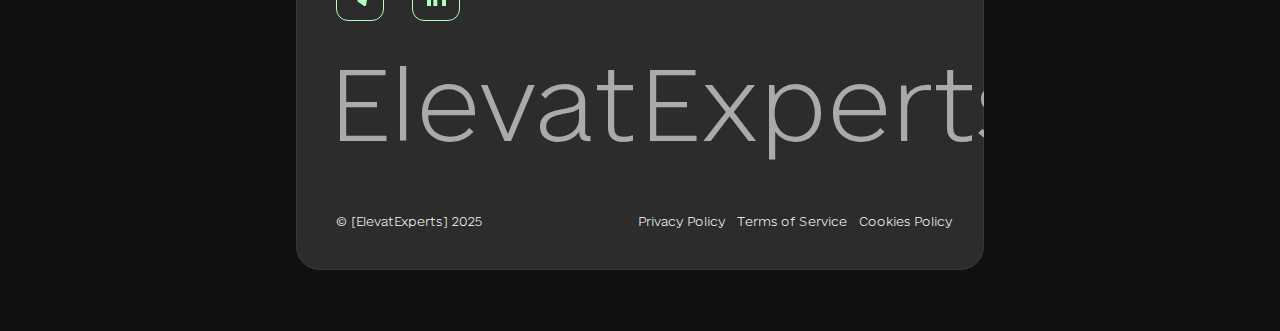
<file: contact.html>
<!doctype html>
<html lang="en">
<head>
    <meta charset="UTF-8">
    <meta name="viewport" content="width=device-width, initial-scale=1">
    <link rel="stylesheet" href="./css/reset.css"/>
    <link rel="stylesheet" href="./css/page.layout.css"/>
    <link rel="stylesheet" href="./css/index.css" />
    <link rel="stylesheet" href="./css/contact.css"/>
    <title>Home</title>
</head>
<body>
<header class="header" id="header">
    <img class="logo" src="assets/icons/logo.svg" alt="logo"/>
    <div class="header_menu_wrapper">
        <img src="./assets/icons/header_menu.svg" alt="menu"/>
        <div class="header_link_wrapper">
            <a href="index.html">Home</a>
            <a href="services.html">Services</a>
            <a href="about.html">About</a>
            <a href="contact.html">Contact</a>
        </div>
        <button class="book_call_button">Book a free call</button>
    </div>
</header>

<div class="contact_banner">
    <div class="contact_banner_title_wrapper">
        <div class="dot"></div>
        <span>Let’s get in touch!</span>
    </div>
    <div class="contact_banner_content">
        <form class="contact_form_wrapper">
            <span class="contact_form_title">Personal info</span>
            <div class="form_input_wrapper">
                <div class="form_input_outline">
                    <div class="form_input_label">
                        <label for="name">Name*</label>
                    </div>
                    <input placeholder="Your name" id="name"/>
                </div>
                <div class="form_input_outline">
                    <div class="form_input_label">
                        <label for="email">Email*</label>
                    </div>
                    <input placeholder="Your email" id="email"/>
                </div>
            </div>
            <div class="form_long_text_outline">
                <div class="form_label_for_long_text">
                    <label for="long_text">Message*</label>
                </div>
                <textarea placeholder="Your message" id="long_text"></textarea>
            </div>
            <div class="services_wrapper">
                <span class="services_title">Choose your service</span>
                <div class="checkboxes_wrapper">
                    <label class="checkbox-container">
                        <input type="checkbox">
                        <span class="custom-checkbox">
                            <img src="./assets/icons/mark.svg" alt="mark"/>
                        </span>
                        Backend Development
                    </label>
                    <label class="checkbox-container" >
                        <input type="checkbox">
                        <span class="custom-checkbox">
                            <img src="./assets/icons/mark.svg" alt="mark"/>
                        </span>
                        Fullstack Development
                    </label>
                    <label class="checkbox-container" >
                        <input type="checkbox">
                        <span class="custom-checkbox">
                            <img src="./assets/icons/mark.svg" alt="mark"/>
                        </span>
                        Machine Learning / AI
                    </label>
                    <label class="checkbox-container" >
                        <input type="checkbox">
                        <span class="custom-checkbox">
                            <img src="./assets/icons/mark.svg" alt="mark"/>
                        </span>
                        Frontend Development
                    </label>
                    <label class="checkbox-container" >
                        <input type="checkbox">
                        <span class="custom-checkbox">
                            <img src="./assets/icons/mark.svg" alt="mark"/>
                        </span>
                        Data Engineering
                    </label>
                    <label class="checkbox-container" >
                        <input type="checkbox">
                        <span class="custom-checkbox">
                            <img src="./assets/icons/mark.svg" alt="mark"/>
                        </span>
                        Data Analytics
                    </label>
                    <label class="checkbox-container" >
                        <input type="checkbox">
                        <span class="custom-checkbox">
                            <img src="./assets/icons/mark.svg" alt="mark"/>
                        </span>
                        Cybersecurity
                    </label>
                    <label class="checkbox-container" >
                        <input type="checkbox">
                        <span class="custom-checkbox">
                            <img src="./assets/icons/mark.svg" alt="mark"/>
                        </span>
                        DevOps / DevSecOps
                    </label>


                </div>
            </div>
            <div class="preferred_contact">
                <span>Preferred contact method</span>
                <div class="contact_checkbox_wrapper">
                    <label class="checkbox-container">
                        <input type="checkbox">
                        <span class="custom-checkbox">
                            <img src="./assets/icons/mark.svg" alt="mark"/>
                        </span>
                        Email
                    </label>
                    <label class="checkbox-container" >
                        <input type="checkbox">
                        <span class="custom-checkbox">
                            <img src="./assets/icons/mark.svg" alt="mark"/>
                        </span>
                        Phone
                    </label>
                    <label class="checkbox-container" >
                        <input type="checkbox">
                        <span class="custom-checkbox">
                            <img src="./assets/icons/mark.svg" alt="mark"/>
                        </span>
                        Doesn’t matter
                    </label>
                </div>
            </div>
            <div class="contact_banner_button_wrapper">
                <button class="banner_button_primary">
                    <span>Send message</span>
                    <svg width="24" height="24" viewBox="0 0 24 24" fill="none" xmlns="http://www.w3.org/2000/svg">
                        <path d="M18.3646 5.63623H11.2939M18.3646 5.63623L18.3643 12.7073M18.3646 5.63623L5.63672 18.3642" stroke="white" stroke-width="2" stroke-linecap="round" stroke-linejoin="round"/>
                    </svg>
                </button>
            </div>

        </form>
        <div class="banner_contacts_wrapper">
            <div class="banner_img">
                <div class="banner_img_content">
                    <span class="green_text">Let’s talk — </span>
                    <span class="white_text">we’re all ears</span>
                </div>
                <img src="./assets/contact/img_on_banner.svg" alt="baner_img"/>
            </div>
            <div class="contact_details">
                <span>Contact details</span>
                <div class="contact_details_wrapper">
                    <div class="email_wrapper">
                        <img src="./assets/icons/email.svg" alt="email" />
                        elevatexperts@gmail.com
                    </div>
                    <div class="social_wrapper">
                        <div class="social_button">
                            <img src="./assets/icons/telegram.svg" alt="telegram"/>
                        </div>
                        <div class="social_button">
                            <img src="./assets/icons/linkedin.svg" alt="linkedin"/>
                        </div>
                    </div>
                </div>
            </div>
        </div>
    </div>
<!--    pc-->
    <img src="./assets/contact/form_background.svg" alt="contact_banner" class="contact_banner_pc"/>
    <!--    mobile-->
    <img src="./assets/contact/background_mobile.svg" alt="contact_banner" class="contact_banner_mobile"/>
<!--tablet-->
    <img src="./assets/contact/background_tablet.svg" alt="contact_banner" class="contact_banner_tablet"/>
</div>

<div class="mobile_contact_wrapper">
<!--    mobile-->
    <div class="mobile_contact_img">
        <img src="./assets/contact/img_on_banner_mobile.svg" alt="banner_img"/>
    </div>
<!--    tablet-->
    <div class="tablet_contact_img">
        <img src="./assets/contact/tablet_middle_banner.svg" alt="banner_img"/>
    </div>
    <div class="mobile_contact_details">
        <span class="mobile_contact_details_text">Contact details</span>
        <div class="contact_details_wrapper">
            <div class="email_wrapper">
                <img src="./assets/icons/email.svg" alt="email" />
                elevatexperts@gmail.com
            </div>
            <div class="mobile_social_wrapper">
                <div class="mobile_social_button">
                    <img src="./assets/icons/telegram.svg" alt="telegram"/>
                </div>
                <div class="mobile_social_button">
                    <img src="./assets/icons/linkedin.svg" alt="linkedin"/>
                </div>
            </div>
        </div>
        <div class="tablet_middle_banner">
            <div class="tablet_middle_banner_content">
                <div class="tablet_middle_banner_text_wrapper">
                    <span class="tablet_middle_banner_title">Don’t feel like waiting?</span>
                    <span class="tablet_middle_banner_description">Skip the queue — schedule a call with our team right away.</span>
                </div>
                <div class="middle_banner_button_wrapper">
                    <button class="banner_button_primary">
                        <span>Book a call</span>
                        <svg width="24" height="24" viewBox="0 0 24 24" fill="none" xmlns="http://www.w3.org/2000/svg">
                            <path d="M18.3646 5.63623H11.2939M18.3646 5.63623L18.3643 12.7073M18.3646 5.63623L5.63672 18.3642" stroke="white" stroke-width="2" stroke-linecap="round" stroke-linejoin="round"/>
                        </svg>
                    </button>
                </div>

            </div>
            <!--    pc-->
            <img src="./assets/contact/background_middle_banner.svg" class="middle_banner_img" alt="middle_banner"/>
            <!--mobile-->
            <img src="./assets/contact/mobile_background_middle_banner.svg" class="mobile_middle_banner_img" alt="middle_banner"/>
        </div>
    </div>
</div>


<div class="middle_banner">
    <div class="middle_banner_content">
        <div class="middle_banner_text_wrapper">
            <span class="middle_banner_title">Don’t feel like waiting?</span>
            <span class="middle_banner_description">Skip the queue — schedule a call with our team right away.</span>
        </div>
        <div class="middle_banner_button_wrapper">
            <button class="banner_button_primary">
                <span>Book a call</span>
                <svg width="24" height="24" viewBox="0 0 24 24" fill="none" xmlns="http://www.w3.org/2000/svg">
                    <path d="M18.3646 5.63623H11.2939M18.3646 5.63623L18.3643 12.7073M18.3646 5.63623L5.63672 18.3642" stroke="white" stroke-width="2" stroke-linecap="round" stroke-linejoin="round"/>
                </svg>
            </button>
        </div>

    </div>
<!--    pc-->
    <img src="./assets/contact/background_middle_banner.svg" class="middle_banner_img" alt="middle_banner"/>
<!--mobile-->
    <img src="./assets/contact/mobile_background_middle_banner.svg" class="mobile_middle_banner_img" alt="middle_banner"/>
</div>

<div class="faq_wrapper">
    <div class="faq_title">
        <div class="dot"></div>
        <span>FAQ</span>
    </div>
    <span class="faq_description">
                Everything you might want to know — in one place.
            </span>
    <div class="faq_question">
        <div>
            <button class="faq_expand_button"><img src="./assets/icons/plus.svg " alt="plus"/></button>
        </div>
        <span class="faq_questing_title">Do you work with early-stage startups?</span>
    </div>
    <div class="faq_question">
        <div>
            <button class="faq_expand_button"><img src="./assets/icons/plus.svg " alt="plus"/></button>
        </div>
        <span class="faq_questing_title">Do you work with early-stage startups?</span>
    </div>
    <div class="faq_question">
        <div>
            <button class="faq_expand_button"><img src="./assets/icons/plus.svg " alt="plus"/></button>
        </div>
        <span class="faq_questing_title">Do you work with early-stage startups?</span>
    </div>
    <div class="faq_question">
        <div>
            <button class="faq_expand_button"><img src="./assets/icons/plus.svg " alt="plus"/></button>
        </div>
        <span class="faq_questing_title">Do you work with early-stage startups?</span>
    </div>
</div>

<footer class="footer">
    <div class="custom_footer_background">
        <div class="footer_button_up_wrapper">
            <a class="footer_button_up" href="#header">
                <span>Send me back up!</span>
                <svg width="32" height="32" viewBox="0 0 32 32" fill="none" xmlns="http://www.w3.org/2000/svg">
                    <path d="M15.9998 22.6668V9.3335M15.9998 9.3335L10.6665 14.6668M15.9998 9.3335L21.3332 14.6668" stroke="#AAAAAA" stroke-width="2" stroke-linecap="round" stroke-linejoin="round"/>
                </svg>

            </a>
        </div>

        <div class="footer_content">
            <div class="footer_top_content">
                <div class="footer_left_content">
                    <div class="footer_logo_wrapper">
                        <img src="assets/icons/logo.svg" alt="logo"/>
                        <span>Elevate Experts</span>
                    </div>
                    <div class="footer_form_contacts_wrapper">
                        <form class="footer_form">
                            <span>Questions? Ideas? We’re all ears.</span>
                            <div class="input_outline">
                                <input placeholder="Email" class="input"/>
                            </div>

                            <div class="input_outline">
                                <button class="input_button"><img src="assets/icons/arrow_right.svg" alt="arrow_right"/></button>
                                <input placeholder="Message" class="input_with_button"/>
                            </div>
                        </form>
                        <div class="contacts_wrapper">
                            <span>elevatexperts@gmail.com</span>
                            <div class="contacts">
                                <button class="social_button">
                                    <img src="assets/icons/telegram.svg" alt="telegram"/>
                                </button>
                                <button class="social_button">
                                    <img src="assets/icons/linkedin.svg" alt="linkedin"/>
                                </button>
                            </div>
                        </div>
                    </div>
                </div>
                <div class="footer_right">
                    <div class="footer_navigation">
                        <span>Navigation</span>
                        <a>Home</a>
                        <a>Services</a>
                        <a>About</a>
                        <a>Contacts</a>
                    </div>
                    <div class="footer_services">
                        <span>Services</span>
                        <a>Backend</a>
                        <a>Frontend</a>
                        <a>Fullstack</a>
                        <a>Data Engineering</a>
                        <a>Machine Learning / AI</a>
                        <a>Data Analytics</a>
                        <a>Cybersecurity</a>
                        <a>DevOps / DevOpsSec</a>
                    </div>
                </div>

            </div>
            <div class="footer_bottom_content">
                <div class="scrolling_text">
                    <span>ElevatExperts &nbsp; ElevatExperts &nbsp; ElevatExperts &nbsp;</span>
                    <span>ElevatExperts &nbsp; ElevatExperts &nbsp; ElevatExperts &nbsp;</span>
                </div>
            </div>
            <div class="policy_wrapper">
                <span>© [ElevatExperts] 2025</span>
                <div class="right_policy">
                    <a>Privacy Policy</a>
                    <a>Terms of Service</a>
                    <a>Cookies Policy</a>
                </div>
            </div>

        </div>
    </div>
</footer>

</body>
</html>
</file>
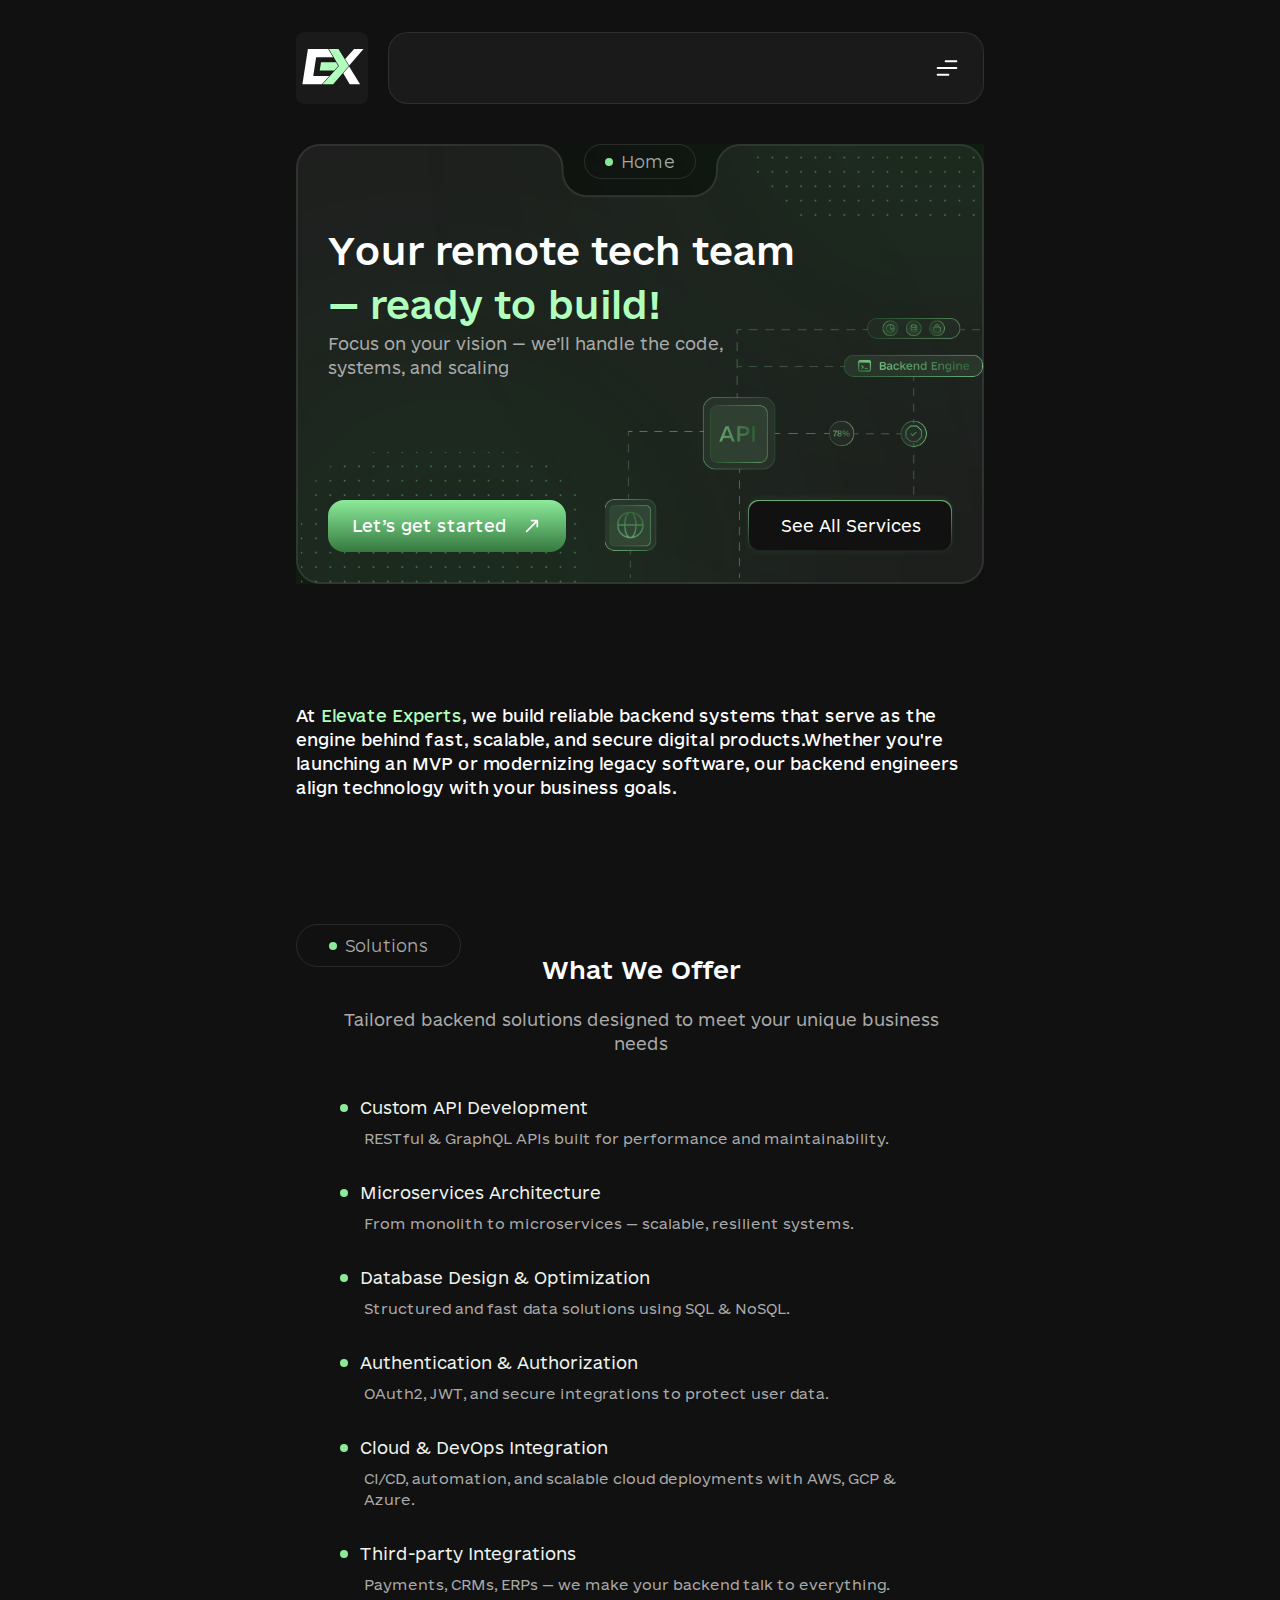
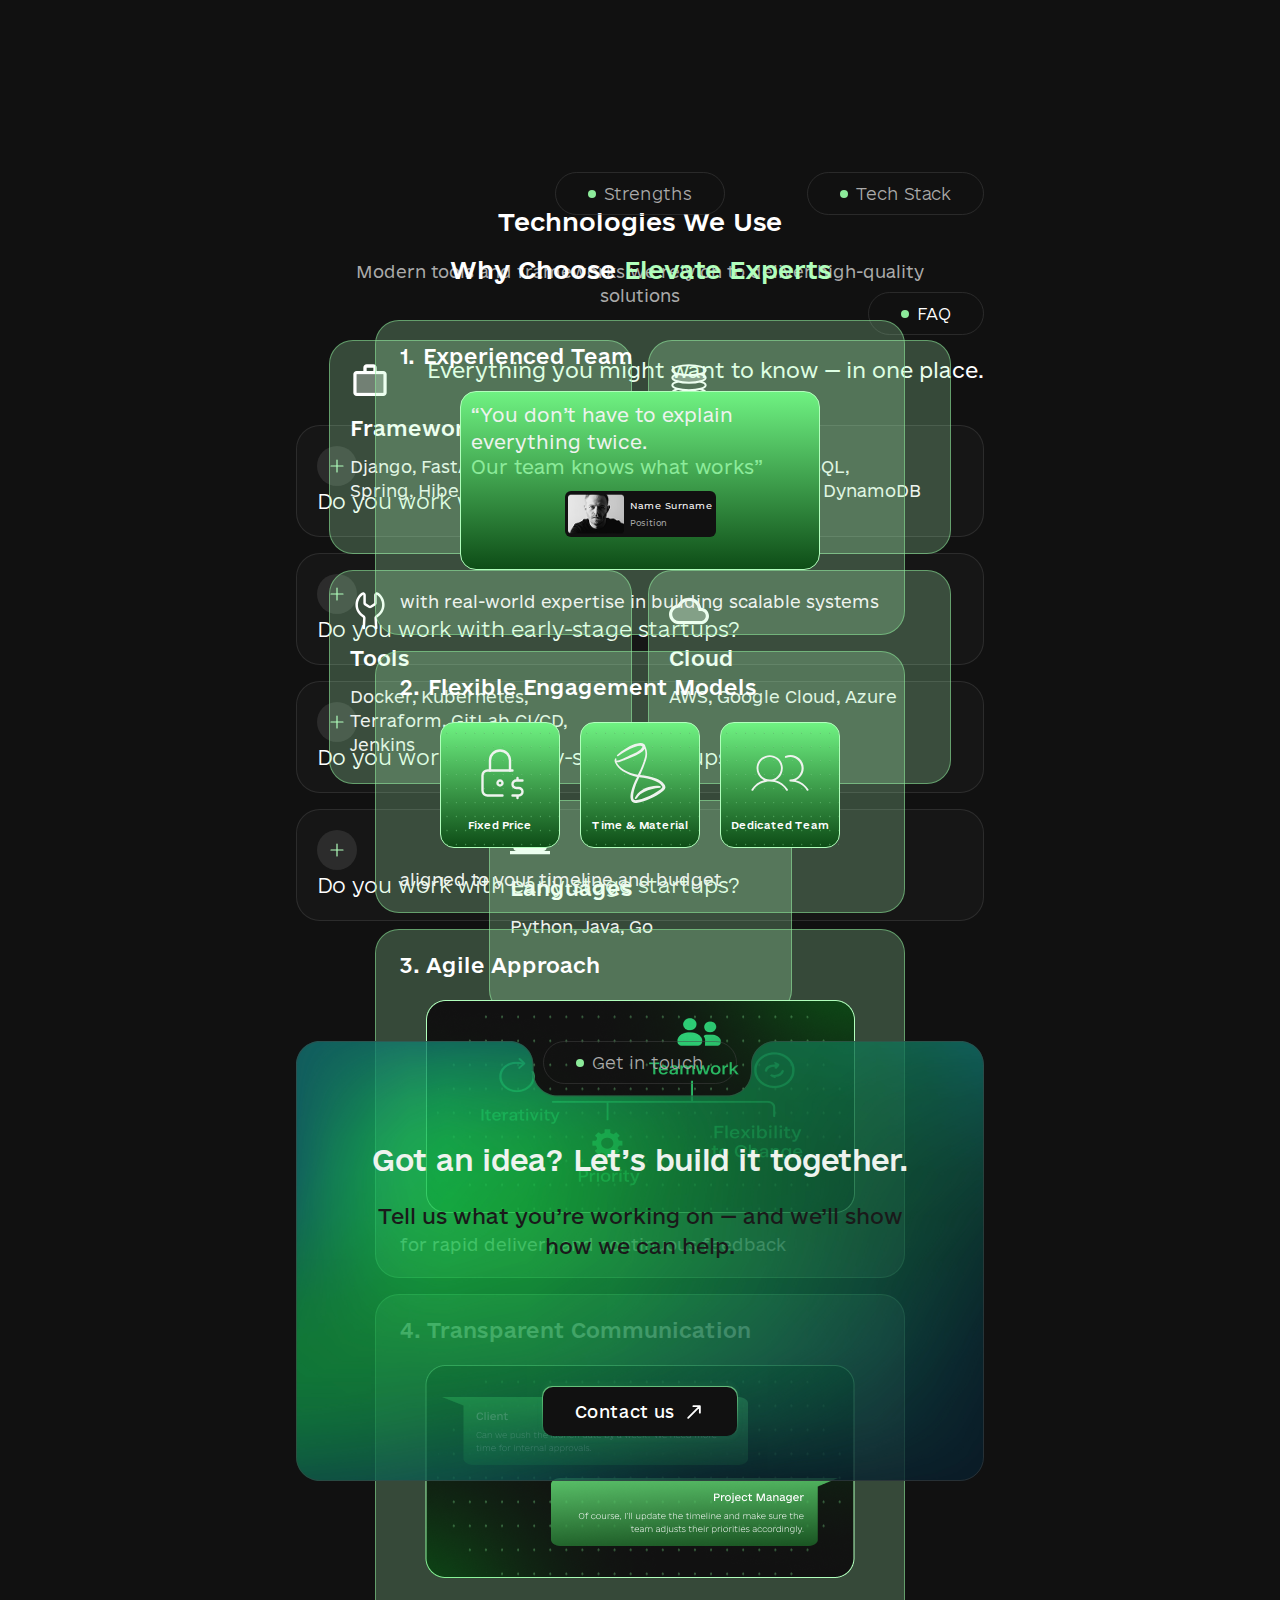
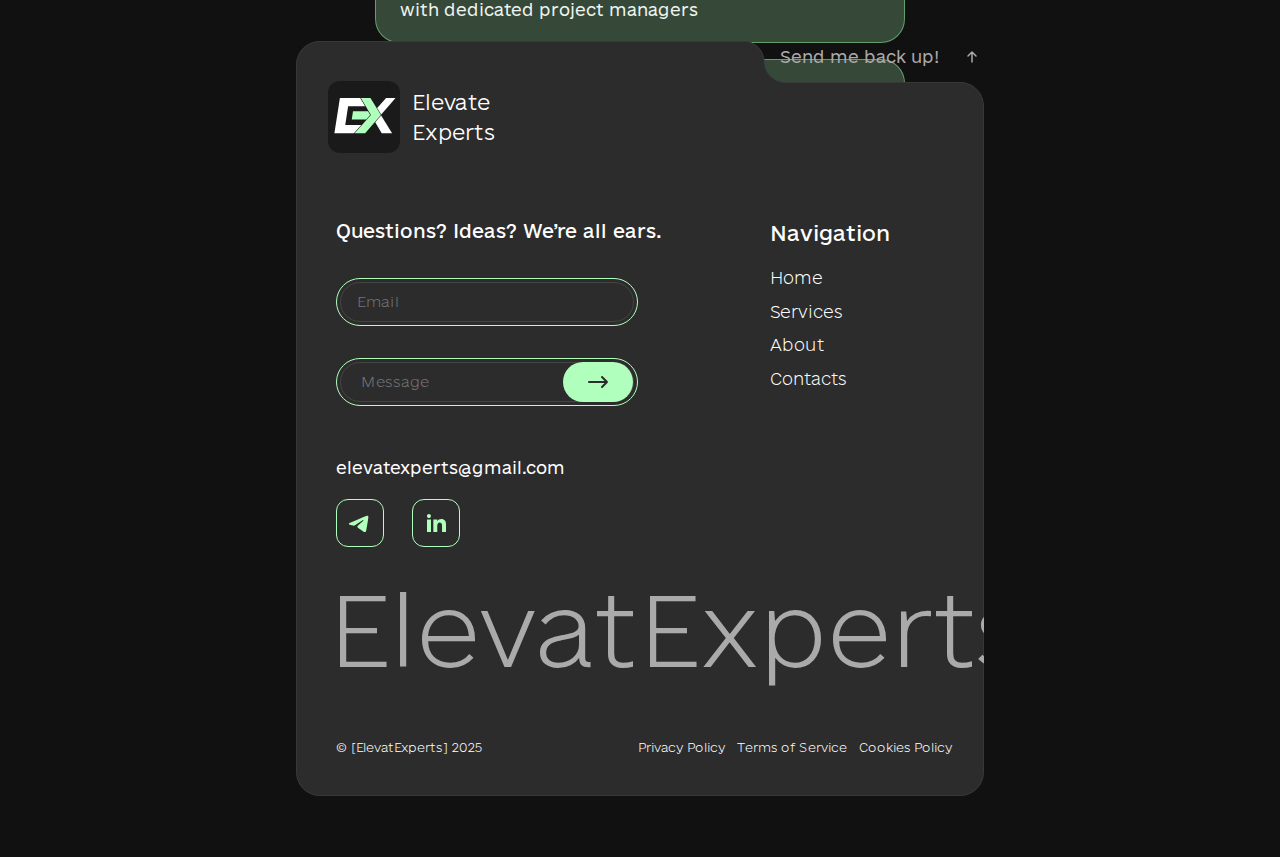
<file: service.html>
<!doctype html>
<html lang="en">
<head>
    <meta charset="UTF-8">
    <meta name="viewport" content="width=device-width, initial-scale=1">
    <link rel="stylesheet" href="css/reset.css"/>
    <link rel="stylesheet" href="css/page.layout.css"/>
    <link rel="stylesheet" href="css/index.css" />
    <link rel="stylesheet" href="css/service.css" />
    <title>Home</title>
</head>
<body>
<header class="header">
    <img class="logo" src="assets/icons/logo.svg" alt="logo"/>
    <div class="header_menu_wrapper">
        <img src="assets/icons/header_menu.svg" alt="menu"/>
        <div class="header_link_wrapper">
            <a href="index.html">Home</a>
            <a href="services.html">Services</a>
            <a href="about.html">About</a>
            <a href="contact.html">Contact</a>
        </div>
        <button class="book_call_button">Book a free call</button>
    </div>
</header>

<div class="banner_wrapper">
    <div class="page_title_container">
        <div class="dot"></div>
        <label class="page_title">Home</label>
    </div>
    <!--        pc-->
    <img src="assets/service/service_banner.svg" alt="banner" class="banner" />
    <!--        mobile-->
    <img src="assets/service/mobile_service_banner.svg" alt="banner" class="mobile_banner"/>
    <!--        tablet-->
    <img src="assets/service/tablet_service_banner.svg" alt="banner" class="tablet_banner"/>
    <div class="banner_content">
        <div class="banner_text_wrapper">
                <span class="banner_title">Your remote tech team
                    <span class="green_text">— ready to build!</span>
                </span>
            <div class="banner_mobile_title">
                <span>Your</span>
                <span>remote tech</span>
                <span>team</span>
                <span class="green_text">- ready to build!</span>
            </div>
            <span class="banner_description">
                    Focus on your vision — we’ll handle the code, systems, and scaling
                </span>
        </div>
        <div class="banner_button_wrapper">
            <button class="banner_button_primary">
                <span>Let’s get started</span>
                <svg width="24" height="24" viewBox="0 0 24 24" fill="none" xmlns="http://www.w3.org/2000/svg">
                    <path d="M18.3646 5.63623H11.2939M18.3646 5.63623L18.3643 12.7073M18.3646 5.63623L5.63672 18.3642" stroke="white" stroke-width="2" stroke-linecap="round" stroke-linejoin="round"/>
                </svg>
            </button>
            <div class="layer_to_gradient">
                <button class="secondary_button">
                    <label class="banner_button_label">See All Services</label>
                </button>
            </div>
        </div>
    </div>
</div>


<div class="under_banner_description">
    <span>
        At <span class="green_text">Elevate Experts</span>, we build reliable backend systems that serve as the engine behind fast, scalable, and secure digital products.Whether you're launching an MVP or modernizing legacy software, our backend engineers align technology with your business goals.
    </span>
</div>

<div class="solutions_wrapper">
    <div class="solution_title_wrapper">
        <div class="section_title">
            <div class="dot"></div>
            <span>Solutions</span>
        </div>
    </div>

    <div class="solutions_content">
        <span class="solution_title">What We Offer</span>
        <span class="solution_description">Tailored backend solutions designed to meet your unique business needs</span>
        <div class="solution_options">
            <div class="solution_option">
                <div class="solution_option_title">
                    <div class="dot"></div>
                    <span>Custom API Development</span>
                </div>
                <span class="solution_option_description">RESTful & GraphQL APIs built for performance and maintainability.</span>
            </div>
            <div class="solution_option">
                <div class="solution_option_title">
                    <div class="dot"></div>
                    <span>Microservices Architecture</span>
                </div>
                <span class="solution_option_description">From monolith to microservices — scalable, resilient systems.</span>
            </div>
            <div class="solution_option">
                <div class="solution_option_title">
                    <div class="dot"></div>
                    <span>Database Design & Optimization</span>
                </div>
                <span class="solution_option_description">Structured and fast data solutions using SQL & NoSQL.</span>
            </div>
            <div class="solution_option">
                <div class="solution_option_title">
                    <div class="dot"></div>
                    <span>Authentication & Authorization</span>
                </div>
                <span class="solution_option_description">OAuth2, JWT, and secure integrations to protect user data.</span>
            </div>
            <div class="solution_option">
                <div class="solution_option_title">
                    <div class="dot"></div>
                    <span>Cloud & DevOps Integration</span>
                </div>
                <span class="solution_option_description">CI/CD, automation, and scalable cloud deployments with AWS, GCP & Azure.</span>
            </div>
            <div class="solution_option">
                <div class="solution_option_title">
                    <div class="dot"></div>
                    <span>Third-party Integrations</span>
                </div>
                <span class="solution_option_description">Payments, CRMs, ERPs — we make your backend talk to everything.</span>
            </div>
        </div>
    </div>
<!--    pc-->
    <img src="./assets/service/middle_banner_background.svg" alt="middle_banner" class="solutions_background"/>
<!--    mobile-->
    <img src="./assets/service/solution_mobile_background.svg" alt="middle_banner" class="mobile_solutions_background"/>
</div>

<div class="tech_stack_wrapper">
    <div class="tech_stack_title_wrapper">
        <div class="section_title">
            <div class="dot"></div>
            <span>Tech Stack</span>
        </div>
    </div>

    <div class="tech_stack_content">
        <div class="tech_stack_text_wrapper">
            <span class="tech_stack_tile">Technologies We Use</span>
            <span class="tech_stack_description">Modern tools and frameworks we rely on to deliver high-quality solutions</span>
        </div>
        <div class="tech_stack_cards_wrapper">
            <div class="tech_stack_card">
                <img src="./assets/icons/case.svg" alt="case"/>
                <span class="tech_stack_card_title">Frameworks</span>
                <span class="tech_stack_card_description">Django, FastAPI, Flask, Spring, Hibernate</span>
            </div>
            <div class="tech_stack_card">
                <img src="./assets/icons/database.svg" alt="database"/>
                <span class="tech_stack_card_title">Databases</span>
                <span class="tech_stack_card_description">PostgreSQL, MySQL, MongoDB, Redis, DynamoDB</span>
            </div>
            <div class="tech_stack_card">
                <img src="./assets/icons/tools.svg" alt="tools"/>
                <span class="tech_stack_card_title">Tools</span>
                <span class="tech_stack_card_description">Docker, Kubernetes, Terraform, GitLab CI/CD, Jenkins</span>
            </div>
            <div class="tech_stack_card">
                <img src="./assets/icons/cloud.svg" alt="cloud"/>
                <span class="tech_stack_card_title">Cloud</span>
                <span class="tech_stack_card_description">AWS, Google Cloud, Azure</span>
            </div>
            <div class="tech_stack_card">
                <img src="./assets/icons/computer.svg" alt="computer"/>
                <span class="tech_stack_card_title">Languages</span>
                <span class="tech_stack_card_description">Python, Java, Go</span>
            </div>
        </div>
    </div>
<!--    pc-->
    <img src="./assets/service/tech_stack_background.svg" alt="tech_stack_background" class="tech_stack_background"/>
<!--    mobile-->
    <img src="./assets/service/tech_stack_mobile_background.svg" alt="tech_stack_background" class="tech_stack_background_mobile"/>
</div>

<div class="strength_wrapper">
    <div class="strength_title_wrapper">
        <div class="section_title">
            <div class="dot"></div>
            <span>Strengths</span>
        </div>
    </div>
    <div class="strength_content">
        <span class="strength_title">Why Choose <span class="green_text">Elevate Experts</span></span>
        <div class="strength_cards_wrapper">
            <div class="strength_card">
                <div class="text_wrapper">
                    <span class="strength_card_title">1. </span>
                    <span class="strength_card_title">Experienced Team</span>
                </div>
                <div class="strength_card_content">
                    <div class="strength_first_card_content_card">
                        <div class="strength_first_card_text_wrapper">
                            <span class="strength_first_card_title">“You don’t have to explain everything twice.</span>
                            <span class="light_green_color">Our team knows what works”</span>
                        </div>
                        <div class="strength_first_card_content_card_badge">
                            <img src="./assets/service/employee.png " alt="employee"/>
                            <div class="badge_text_wrapper">
                                <span class="badge_name">Name Surname</span>
                                <span class="badge_position">Position</span>
                            </div>
                        </div>
                    </div>
                </div>
                <span class="strength_card_description">with real-world expertise in building scalable systems</span>
            </div>
            <div class="strength_card">
                <div class="text_wrapper">
                    <span class="strength_card_title">2.</span>
                    <span class="strength_card_title"> Flexible Engagement Models</span>
                </div>
                <div class="strength_card_content">
                    <div class="strength_second_card_content_card">
                        <div class="strength_second_card_content_card_wrapper">
                            <img class="strength_second_card_content_card_img" src="./assets/icons/lockdollar.svg" alt="lockdollar"/>
                            <span>Fixed Price</span>
                        </div>
                        <img class="strength_second_card_content_card_background" src="./assets/service/dotted_background.svg" alt="dotted_background"/>
                    </div>
                    <div class="strength_second_card_content_card">
                        <div class="strength_second_card_content_card_wrapper">
                            <img class="strength_second_card_content_card_img" src="./assets/icons/time.svg" alt="time"/>
                            <span>Time & Material</span>
                        </div>
                        <img class="strength_second_card_content_card_background" src="./assets/service/dotted_background.svg" alt="dotted_background"/>
                    </div>
                    <div class="strength_second_card_content_card">
                        <div class="strength_second_card_content_card_wrapper">
                            <img class="strength_second_card_content_card_img" src="./assets/icons/users.svg" alt="users"/>
                            <span>Dedicated Team</span>
                        </div>
                        <img class="strength_second_card_content_card_background" src="./assets/service/dotted_background.svg" alt="dotted_background"/>
                    </div>
                </div>
                <span class="strength_card_description">aligned to your timeline and budget</span>
            </div>
            <div class="strength_card">
                <span class="strength_card_title">3. Agile Approach</span>
                <div class="strength_card_content">
                    <img src="./assets/service/agile_approach.png" alt="agile"/>
                </div>
                <span class="strength_card_description">for rapid delivery and continuous feedback</span>
            </div>
            <div class="strength_card">
                <span class="strength_card_title">4. Transparent Communication</span>
                <div class="strength_card_content">
                    <img src="./assets/service/communication.png" alt="agile"/>
                </div>
                <span class="strength_card_description">with dedicated project managers</span>
            </div>
            <div class="strength_card">
                <span class="strength_card_title">5. End-to-End Services</span>
                <div class="strength_card_content">
                    <div class="strength_fourth_card_content_card">
                        <span class="strength_first_card_title">“From the first sketch to final deployment <span class="light_green_color">— we’ve got you covered.”</span></span>
                        <div class="strength_fourth_card_content_card_badge">
                            <img src="./assets/service/employee.png " alt="employee"/>
                            <div class="badge_text_wrapper">
                                <span class="badge_name">Name Surname</span>
                                <span class="badge_position">Position</span>
                            </div>
                        </div>
                    </div>
                </div>
                <span class="strength_card_description">from architecture to deployment and beyond</span>
            </div>
        </div>
    </div>
<!--    pc-->
    <img src="./assets/service/strengths_background.svg" alt="background" class="strength_background"/>
<!--    mobile-->
    <img src="./assets/service/strength_mobile_background.svg" alt="background" class="strength_background_mobile"/>
</div>

<div class="faq_wrapper">
    <div class="faq_title">
        <div class="dot"></div>
        <span>FAQ</span>
    </div>
    <span class="faq_description">
                Everything you might want to know — in one place.
            </span>
    <div class="faq_question">
        <div>
            <button class="faq_expand_button"><img src="assets/icons/plus.svg " alt="plus"/></button>
        </div>
        <span class="faq_questing_title">Do you work with early-stage startups?</span>
    </div>
    <div class="faq_question">
        <div>
            <button class="faq_expand_button"><img src="assets/icons/plus.svg " alt="plus"/></button>
        </div>
        <span class="faq_questing_title">Do you work with early-stage startups?</span>
    </div>
    <div class="faq_question">
        <div>
            <button class="faq_expand_button"><img src="assets/icons/plus.svg " alt="plus"/></button>
        </div>
        <span class="faq_questing_title">Do you work with early-stage startups?</span>
    </div>
    <div class="faq_question">
        <div>
            <button class="faq_expand_button"><img src="assets/icons/plus.svg " alt="plus"/></button>
        </div>
        <span class="faq_questing_title">Do you work with early-stage startups?</span>
    </div>
</div>

<div class="bottom_banner_wrapper">
    <div class="bottom_banner_title_wrapper">
        <div class="dot"></div>
        <span>Get in touch</span>
    </div>
    <div class="bottom_banner_content">
        <div class="bottom_banner_content_text_wrapper">
            <span class="bottom_banner_content_title">Got an idea? Let’s build it together.</span>
            <span class="bottom_banner_content_description">Tell us what you’re working on — and we’ll show how we can help.</span>
        </div>
        <div class="bottom_banner_content_button_wrapper">
            <div class="layer_to_gradient">
                <button class="secondary_button">
                    <label class="about_button_label">Contact us</label>
                    <svg width="24" height="24" viewBox="0 0 24 24" fill="none" xmlns="http://www.w3.org/2000/svg">
                        <path d="M18.3646 5.63623H11.2939M18.3646 5.63623L18.3643 12.7073M18.3646 5.63623L5.63672 18.3642" stroke="white" stroke-width="2" stroke-linecap="round" stroke-linejoin="round"/>
                    </svg>
                </button>
            </div>
        </div>

    </div>
    <!--            pc-->
    <img src="assets/index/bottom_banner.svg" class="bottom_banner" alt="bottom_banner"/>
    <!--            mobile-->
    <img src="assets/icons/mobile_bottom_banner.svg" class="mobile_bottom_banner" alt="bottom_banner"/>
    <!--            tablet-->
    <img src="assets/index/bottom_tablet_banner.svg" class="tablet_bottom_banner" alt="bottom_banner"/>
</div>

<footer class="footer">
    <div class="custom_footer_background">
        <div class="footer_button_up_wrapper">
            <button class="footer_button_up">
                <span>Send me back up!</span>
                <svg width="32" height="32" viewBox="0 0 32 32" fill="none" xmlns="http://www.w3.org/2000/svg">
                    <path d="M15.9998 22.6668V9.3335M15.9998 9.3335L10.6665 14.6668M15.9998 9.3335L21.3332 14.6668" stroke="#AAAAAA" stroke-width="2" stroke-linecap="round" stroke-linejoin="round"/>
                </svg>

            </button>
        </div>

        <div class="footer_content">
            <div class="footer_top_content">
                <div class="footer_left_content">
                    <div class="footer_logo_wrapper">
                        <img src="assets/icons/logo.svg" alt="logo"/>
                        <span>Elevate Experts</span>
                    </div>
                    <div class="footer_form_contacts_wrapper">
                        <form class="footer_form">
                            <span>Questions? Ideas? We’re all ears.</span>
                            <div class="input_outline">
                                <input placeholder="Email" class="input"/>
                            </div>

                            <div class="input_outline">
                                <button class="input_button"><img src="assets/icons/arrow_right.svg" alt="arrow_right"/></button>
                                <input placeholder="Message" class="input_with_button"/>
                            </div>
                        </form>
                        <div class="contacts_wrapper">
                            <span>elevatexperts@gmail.com</span>
                            <div class="contacts">
                                <button class="social_button">
                                    <img src="assets/icons/telegram.svg" alt="telegram"/>
                                </button>
                                <button class="social_button">
                                    <img src="assets/icons/linkedin.svg" alt="linkedin"/>
                                </button>
                            </div>
                        </div>
                    </div>
                </div>
                <div class="footer_right">
                    <div class="footer_navigation">
                        <span>Navigation</span>
                        <a>Home</a>
                        <a>Services</a>
                        <a>About</a>
                        <a>Contacts</a>
                    </div>
                    <div class="footer_services">
                        <span>Services</span>
                        <a>Backend</a>
                        <a>Frontend</a>
                        <a>Fullstack</a>
                        <a>Data Engineering</a>
                        <a>Machine Learning / AI</a>
                        <a>Data Analytics</a>
                        <a>Cybersecurity</a>
                        <a>DevOps / DevOpsSec</a>
                    </div>
                </div>

            </div>
            <div class="footer_bottom_content">
                <div class="scrolling_text">
                    <span>ElevatExperts &nbsp; ElevatExperts &nbsp; ElevatExperts &nbsp;</span>
                    <span>ElevatExperts &nbsp; ElevatExperts &nbsp; ElevatExperts &nbsp;</span>
                </div>
            </div>
            <div class="policy_wrapper">
                <span>© [ElevatExperts] 2025</span>
                <div class="right_policy">
                    <a>Privacy Policy</a>
                    <a>Terms of Service</a>
                    <a>Cookies Policy</a>
                </div>
            </div>

        </div>
    </div>
</footer>

</body>
</html>
</file>
<file: css/index.css>
{/* about */}

.about_wrapper {
    display: flex;
    flex-direction: column;
    margin: 120px 0;
    @media(min-width: 768px) {
        margin: 120px 0;
    }
}

.about_wrapper_title {
    height: 30px;
    background: transparent;
    border-radius: 24px;
    border: 1px solid #44444480;
    display: inline-flex;
    width: fit-content;
    align-items: center;
    padding: 0 20px;
    @media (min-width: 768px) {
        height: 43px;
        padding: 0 32px;
    }
    @media(min-width: 1440px) {
        background: #2C2C2CA3;
        height: 51px;
        border-radius: 32px;
    }
}

.about_title {
    font-weight: 200;
    color: #FFFFFF;
    margin-left: 8px;
    font-size: 12px;
    @media (min-width: 768px) {
        margin-left: 8px;
        font-size: 16px;
    }
    @media (min-width: 1440px) {
        margin-left: 12px;
    }
}

.about_description {
    color: #FFFFFF;
    font-weight: 300;
    line-height: 160%;
    width: 256px;
    margin: 20px 0;
    font-size: 16px;
    @media (min-width: 768px) {
        width: 590px;
    }
    @media(min-width: 1440px) {
        font-weight: 400;
        font-size: 32px;
        text-align: left;
        width: 1190px;
        margin: 32px 0;
    }
}

.about_button_container {
    display: flex;
    @media (min-width: 768px) {
        justify-content: flex-end;
        width: 100%;
        margin-top: 20px;
    }
    @media (min-width: 1440px) {
        margin-top: 0;
    }
}

.about_button_icon {
    color: #FFFFFF;
    height: 24px;
    width: 24px;
    margin-left: 16px;
}
.about_button_label {
    color: #FFFFFF;
    font-weight: 400;
    width: fit-content;
    text-wrap: nowrap;
    font-size: 14px;
    @media (min-width: 768px) {
        font-size: 16px;
    }
    @media(min-width: 1440px) {
        font-size: 20px;
    }
}

{/* content */}
.content_wrapper {
    display: flex;
    flex-direction: column;
    gap: 16px;
    @media (min-width: 768px) {
        flex-direction: row;
        gap: 17px;
    }
    @media(min-width: 1440px) {
        gap: 24px;
    }

}

.left_column {
    display: flex;
    flex-direction: column;
    gap: 16px;
    @media (min-width: 768px) {
        gap: 20px;
    }
    @media(min-width: 1440px) {
        display: flex;
        gap: 24px;
    }
}
.first_row {
}
.first_row_item {
    background: #2C2C2C33;
    border: 1px solid #44444480;
    display: flex;
    flex-direction: column;
    padding: 24px 20px;
    border-radius: 16px;
    width: 256px;
    height: 296px;
    @media (min-width: 768px) {
        width: 455px;
        height: 280px;
        border-radius: 20px;
        padding: 32px 24px;
    }
    @media(min-width: 1440px) {
        width: 885px;
        height: 400px;
        border-radius: 24px;
        padding: 64px 40px;
    }
}
.first_row_item_title {
    font-size: 20px;
    font-weight: 500;
    color: #FFFFFF;
    @media (min-width: 768px) {
     font-size: 24px;
    }
    @media(min-width: 1440px) {
        font-size: 32px;
    }
     span {
        color: #8CEB9A;
    }
}
.first_row_item_description {
    font-size: 16px;
    font-weight: 300;
    color: #AAAAAA;
    margin-top: 20px;
    @media (min-width: 768px) {
        font-size: 16px;
    }
    @media(min-width: 1440px) {
        font-size: 20px;
        width: 731px;
    }

}

.second_row {
    display: flex;
    gap: 16px;
    flex-direction: column-reverse;
    @media (min-width: 768px) {
        gap: 20px;
        flex-direction: row;
    }
    @media(min-width: 1440px) {
        gap: 24px;
    }

}
.second_row_first_item {
    border-radius: 16px;
    background: #2C2C2CA3;
    border: 1px solid #44444480;
    display: flex;
    flex-direction: column;
    padding: 24px 20px;
    width: 256px;
    height: 328px;
    @media (min-width: 768px) {
        width: 216px;
        height: 396px;
        padding: 32px 20px;
    }
    @media (min-width: 1440px) {
        border-radius: 24px;
        width: 431px;
        height: 400px;
        padding: 40px;

    }
}
.second_row_first_item_title {
    font-weight: 300;
    color: #FFFFFF;
    font-size: 16px;
    width: 160px;
    line-height: 160%;
    @media (min-width: 768px) {
        width: auto;
        font-size: 16px;
    }
    @media (min-width: 1440px) {
        font-size: 20px;
    }
}
.second_row_first_item_description {
    font-weight: 300;
    color: #AAAAAA;
    margin-top: 20px;
    font-size: 16px;
    line-height: 160%;
    @media (min-width: 768px) {
        font-size: 16px;
    }
    @media (min-width: 1440px) {
        font-size: 20px;
        margin-top: 64px;
    }
}
.second_row_second_item {
    background: #8CEB9A;
    border: 1px solid #44444480;
    border-radius: 16px;
    display: flex;
    flex-direction: column;
    justify-content: space-between;
    padding: 24px 20px;
    width: 256px;
    height: 320px;
    @media (min-width: 768px) {
        width: 219px;
        height: 396px;
        border-radius: 20px;
        padding: 32px 20px;
    }
    @media (min-width: 1440px) {
        border-radius: 24px;
        width: 430px;
        height: 400px;
        padding: 40px;
    }

}
.second_row_second_item_title {
    width: auto;
    font-weight: 500;
    color: #111111;
    text-align: left;
    font-size: 20px;
    @media (min-width: 768px) {
        font-size: 24px;
    }
    @media (min-width: 1440px) {
        font-size: 32px;
        width: 276px;
    }

}
.second_row_second_item_button_wrapper {
    width: 100%;
    display: flex;
    justify-content: flex-end;
}
.second_row_second_item_button {
    height: 48px;
    display: flex;
    align-items: center;
    justify-content: center;
    text-wrap: nowrap;
    border-radius: 12px;
    border: 2px solid #44444480;
    padding: 0 32px;
    gap: 8px;
    svg {
        width: 16px;
        height: 16px;
    }
    label {
        font-size: 12px;
        font-weight: 400;
    }
    @media (min-width: 768px) {
        height: 49px;
        padding: 0 36px;
        border-radius: 12px;
        text-wrap: nowrap;
        width: 179px;
        label {
            font-size: 14px;
        }
    }
    @media (min-width: 1440px) {
        padding: 0 32px;
        height: 64px;
        border-radius: 16px;
        gap: 16px;
        svg {
            width: 24px;
            height: 24px;
        }
        label {
            font-size: 16px;
        }
    }

}



.right_column {
    display: none;
    @media(min-width: 768px) {
        display: flex;
    }
}
.right_column_item {
    background: #2C2C2CCC;
    border: 1px solid #44444480;
    width: 256px;
    height: 440px;
    border-radius: 16px;
    @media (min-width: 768px) {
        width: 216px;
        height: 696px;
        border-radius: 20px;
    }
    @media (min-width: 1440px) {
        border-radius: 24px;
        width: 431px;
        height: 824px;
    }

}

.mobile_services {
    display: flex;
    @media (min-width: 768px) {
        display: none;
    }
}
.right_column_item_title {
    font-size: 20px;
    font-weight: 500;
    color: #FFFFFF;
    display: flex;
    justify-content: center;
    margin: 24px 81px;
    @media (min-width: 768px) {
        margin-top: 32px;
        font-size: 20px;
    }
    @media(min-width: 1440px) {
        font-size: 32px;
        margin: 64px;
    }
}

{/* FAQ */}

.faq_wrapper {
    width: 100%;
    margin: 120px 0;
    display: flex;
    flex-direction: column;
    align-items: flex-end;
    @media (min-width: 768px) {
        margin: 120px 0;
    }
}
.faq_questions_wrapper {
    width: 100%;
}
.faq_title {
    display: flex;
    width: fit-content;
    align-items: center;
    justify-content: center;
    background: transparent;
    border: 1px solid #44444480;
    border-radius: 24px;
    height: 30px;
    padding: 0 20px;
    margin-bottom: 20px;
    font-weight: 200;
    span {
        margin-left: 8px;
        color: #FFFFFF;
        font-size: 12px;
    }
    @media (min-width: 768px) {
        height: 43px;
        padding: 0 32px;
        span {
            margin-left: 8px;
            font-size: 16px;
        }
    }
    @media (min-width: 1440px) {
        background: #2C2C2CA3;
        border-radius: 32px;
        height: 51px;
        margin-bottom: 32px;
        span {
            margin-left: 16px;
        }
    }

}
.faq_description {
    color: #FFFFFF;
    font-weight: 300;
    margin-bottom: 40px;
    font-size: 16px;
    width: auto;
    text-align: right;
    @media (min-width: 768px) {
        width: auto;
        font-size: 20px;
    }
    @media (min-width: 1440px) {
        font-weight: 400;
        font-size: 32px;
        width: 650px;
        margin-bottom: 64px;
    }
}

.faq_question {
    width: 100%;
    background: #2C2C2C33;
    border: 1px solid #44444480;
    border-radius: 24px;
    display: flex;
    flex-direction: column;
    justify-content: center;
    margin-bottom: 16px;
    padding: 20px;
    &:last-of-type {
        margin-bottom: 0;
    }
    @media (min-width: 768px) {

    }
    @media (min-width: 1440px) {
        padding: 28px 40px;
        margin-bottom: 24px;
        &:last-of-type {
            margin-bottom: 0;
        }
    }
}
.faq_question.faq_open {
    background: #2C2C2C80;
}
.faq_question_button_question_wrapper {
    display: flex;
    gap: 20px;
    align-items: center;
    @media (min-width: 768px) {

    }
    @media (min-width: 1440px) {
        gap: 40px;
    }
}
.faq_question_answer {
    font-size: 14px;
    font-weight: 100;
    color: #AAAAAA;
    max-height: 0;
    overflow: hidden;
    opacity: 0;
    padding-top: 0;
    transition: max-height 0.3s ease,
    padding 0.3s ease-in-out, opacity 0.3s ease;
    margin-left: 52px;
    @media (min-width: 768px) {
        font-size: 16px;
        margin-left: 64px;
    }
    @media (min-width: 1440px) {
        font-size: 20px;
        margin-left: 104px;
    }
}
.faq_open .faq_question_answer {
    opacity: 1;
    max-height: 500px;
    padding-top: 20px;
}
.faq_button_minus {
    display: none;
}
.faq_open .faq_button_minus {
    display: inline;
}
.faq_button_plus {
    display: inline;
}
.faq_open .faq_button_plus {
    display: none;
}

.faq_expand_button {
    width: 32px;
    height: 32px;
    background: #2C2C2C;
    display: flex;
    align-items: center;
    justify-content: center;
    border-radius: 40px;
    flex-shrink: 0;
    img {
        width: 20px;
        height: 20px;
    }
    @media (min-width: 768px) {
        width: 40px;
        height: 40px;
        img {
            width: 24px;
            height: 24px;
        }
    }
    @media (min-width: 1440px) {
        width: 64px;
        height: 64px;
        img {
            width: 32px;
            height: 32px;
        }
    }
}
.faq_questing_title {
    color: #FFFFFF;
    font-weight: 200;
    font-size: 16px;
    width: fit-content;
    text-wrap: wrap;
    @media (min-width: 768px) {
        font-size: 20px;
    }
    @media (min-width: 1440px) {
        font-size: 28px;
    }
}
</file>
<file: css/page.layout.css>
body {
    background: #111111;
    margin: 0 auto;
    max-width: 256px;
    @media(min-width: 768px) {
        max-width: 688px;
    }
    @media(min-width: 1440px) {
        max-width: 1340px;
    }
}

{/* header */}
.header {
    height: 52px;
    display: flex;
    gap: 16px;
    margin: 32px 0;
    @media(min-width: 768px) {
        height: 72px;
        gap: 20px;
        margin: 32px 0 40px 0;
    }
    @media(min-width: 1440px) {
        width: 100%;
        height: 86px;
        gap: 34px;
        margin: 20px 0 47px;
        align-items: center;
    }
}

.logo {
    width: 52px;
    height: 52px;
    border-radius: 8px;
    @media (min-width: 768px) {
        height: 72px;
        width: 72px;
        border-radius: 8px;
    }
    @media(min-width: 1440px) {
        width: 80px;
        height: 80px;
        border-radius: 12px;
    }

}

.header_menu_wrapper {
    background: #1A1A1A;
    width: 100%;
    height: 100%;
    display: flex;
    align-items: center;
    justify-content: flex-end;
    border-radius: 16px;
    border: 1px solid #44444480;

    img {
        height: 32px;
        width: 32px;
        margin-right: 20px;
    }
    @media (min-width: 768px) {
        border-radius: 20px;
    }
    @media(min-width: 1440px) {
        border-radius: 24px;
        justify-content: space-between;
        img {
            display: none;
        }
    }

}

.header_link_wrapper {
    display: none;
    @media(min-width: 1440px) {
        display: flex;
        width: 502px;
        margin-left: 235px;
        justify-content: space-between;
        color: #FFFFFF;
        font-size: 20px;
        font-weight: 200;
    }

}

.book_call_button {
    display: none;
    @media(min-width: 1440px) {
        background: linear-gradient(#8CEB9A,#35793F );
        border-radius: 16px;
        margin-right: 40px;
        font-size: 20px;
        font-weight: 400;
        width: 249px;
        height: 48px;
        display: flex;
        align-items: center;
        justify-content: center;
        :hover {
            color: white;
        }
    }

}

{/* banner */}
.banner_wrapper {
    position: relative;
    display: flex;
    justify-content: flex-end;
    @media(min-width: 768px) {
        position: relative;
        display: flex;
        justify-content: center;
    }
}

.banner {
    position: relative;
    display: none;
    @media(min-width: 1440px) {
        display: block;
    }

}
.mobile_banner {
    display: block;
    position: relative;
    @media (min-width: 768px) {
        display: none;
    }
}
.tablet_banner {
    display: none;
    @media (min-width: 768px) {
        display: block;
        position: relative;
    }
    @media (min-width: 1440px) {
        display: none;
    }
}
.banner_content {
    position: absolute;
    width: 100%;
    height: 100%;
    display: flex;
    flex-direction: column;
    justify-content: space-between;
    padding: 20px;
    @media (min-width: 768px) {
        padding: 80px 32px 32px 32px;
    }
    @media(min-width: 1440px) {
        padding: 96px 44px 52px 44px;
    }
}
.banner_button_wrapper {
    display: flex;
    flex-direction: column;
    gap: 8px;
    @media(min-width: 768px) {
        gap: 0;
        flex-direction: row;
        justify-content: space-between;
    }
}
.banner_button_label {
    font-weight: 300;
    color: #FFFFFF;
    font-size: 12px;
    width: fit-content;
    text-wrap: nowrap;

    @media (min-width: 768px) {
        text-wrap: nowrap;
        font-size: 16px;
    }
}
.banner_button_primary {
    display: flex;
    align-items: center;
    justify-content: center;
    background: linear-gradient(#8CEB9A, #35793F);
    color: #FFFFFF;
    font-weight: 400;
    border-radius: 16px;
    height: 48px;
    font-size: 12px;
    width: 100%;
    svg {
        width: 16px;
        height: 16px;
        margin-left: 8px;
    }

    @media (min-width: 768px) {
        height: 52px;
        padding: 0 24px;
        font-size: 16px;
        width: unset;
        svg {
            width: 20px;
            height: 20px;
            margin-left: 16px;
        }
    }
    @media(min-width: 1440px) {
        height: 64px;
        font-size: 20px;
        svg {
            width: 24px;
            height: 24px;

        }
    }
}
.secondary_button {
    display: flex;
    align-items: center;
    height: 97%;
    width: 99%;
    background: #111111;
    border-radius: 10px;
    cursor: pointer;
    padding: 0 56px;
    gap: 8px;
    span {
        text-wrap: nowrap;
        color: #FFFFFF;
        font-weight: 300;
        font-size: 12px;
    }

    @media (min-width: 768px) {
        padding: 0 32px;
        span {
            font-size: 16px;
        }
    }
    @media(min-width: 1440px) {
        border-radius: 16px;
        gap: 12px;
        svg {
            height: 24px;
            width: 24px;
        }
        span {
            font-weight: 400;
            font-size: 20px;
        }
    }
}
.secondary_button_second {
    display: flex;
    align-items: center;
    height: 97%;
    width: 99%;
    background: #111111;
    border-radius: 12px;
    cursor: pointer;
    padding: 0 56px;
    gap: 12px;
    svg {
        height: 16px;
        width: 16px;
    }

    @media (min-width: 768px) {
        padding: 0 32px;
        gap: 16px;
        svg {
            width: 20px;
            height: 20px;
        }
    }
    @media(min-width: 1440px) {
        border-radius: 16px;
        svg {
            height: 24px;
            width: 24px;
        }
    }
}
.layer_to_gradient {
    background: linear-gradient(#8CEB9AB2, #4F855700);
    display: flex;
    align-items: center;
    justify-content: center;
    box-shadow: 0px 2px 6px 0px #8CEB9A0D,
    0px -4px 4px 0px #8CEB9A0D;
    border-radius: 10px;
    width: fit-content;
    height: 38px;
    @media (min-width: 768px) {
        height: 51px;
        border-radius: 10px;
    }
    @media (min-width: 1440px) {
        height: 59px;
        border-radius: 16px;
    }

}
.layer_to_gradient_second {
    background: linear-gradient(#8CEB9AB2, #4F855700);
    display: flex;
    align-items: center;
    justify-content: center;
    box-shadow: 0px 2px 6px 0px #8CEB9A0D,
    0px -4px 4px 0px #8CEB9A0D;
    border-radius: 12px;
    width: fit-content;
    height: 49px;

    @media (min-width: 768px) {
        height: 52px;
    }
    @media (min-width: 1440px) {
        height: 64px;
        border-radius: 16px;

    }
}
.banner_text_wrapper {
    display: flex;
    flex-direction: column;
}
.banner_title {
    display: none;
    @media (min-width: 768px) {
        display: block;
        color: #FFFFFF;
        font-weight: 500;
        font-size: 36px;
        width: 473px;
    }
    @media(min-width: 1440px) {
        font-size: 56px;
        width: 728px;
    }
}
.banner_mobile_title {
    display: flex;
    flex-direction: column;
    font-size: 24px;
    font-weight: 500;
    color: #FFFFFF;

    @media (min-width: 768px) {
        display: none;
    }
}
.green_text {
    color: #B1FFBC;
}
.white_text {
    color: #FFFFFF;
}
.banner_description {
    color: #AAAAAA;
    font-weight: 300;
    font-size: 12px;
    width: auto;
    @media (min-width: 768px) {
        font-size: 16px;
        width: 397px;
    }
    @media (min-width: 1440px) {
        font-size: 20px;
        width: 500px;
    }

}


.page_title_container {
    position: absolute;
    display: flex;
    align-items: center;
    gap: 8px;
    height: 30px;
    border-radius: 24px;
    background: #111111;
    border: 1px solid #44444480;
    padding: 0 20px;
    margin-top: 4px;
    @media (min-width: 768px) {
        height: 35px;
        margin-top: 0;
    }
    @media (min-width: 1440px) {
        margin-top: 0;
        gap: 12px;
        padding: 0 32px;
        height: 43px;
    }
}

.page_title {
    color: #AAAAAA;
    font-weight: 200;
    font-size: 12px;
    @media (min-width: 768px) {
        font-size: 16px;
    }
}

.dot {
    background: #8CEB9A;
    border-radius: 50%;
    width: 6px;
    height: 6px;
    display: flex;
    flex-shrink: 0;
    @media (min-width: 768px) {
        width: 8px;
        height: 8px;
    }
    @media (min-width: 1440px) {
        width: 10px;
        height: 10px;
    }
}

{/* bottom banner */}
.bottom_banner {
    display: none;
    @media(min-width: 1440px) {
        display: flex;
    }
}
.mobile_bottom_banner {
    display: flex;
    @media (min-width: 768px) {
        display: none;
    }
}
.tablet_bottom_banner {
    display: none;
    @media (min-width: 768px) {
        position: relative;
        display: flex;
        justify-content: center;
    }
    @media (min-width: 1440px) {
        display: none;
    }
}
.bottom_banner_wrapper {
    position: relative;
    @media (min-width: 768px) {
        display: flex;
        justify-content: center;
    }
}
.bottom_banner_title_wrapper {
    position: absolute;
    display: flex;
    align-items: center;
    justify-content: center;
    height: 30px;
    border: 1px solid #44444480;
    border-radius: 24px;
    padding: 0 20px;
    width: fit-content;
    gap: 8px;
    margin-top: 4px;
    span {
        font-weight: 200;
        color: #AAAAAA;
        font-size: 12px;
    }
    @media (min-width: 768px) {
        height: 43px;
        padding: 0 32px;
        gap: 8px;
        margin-top: 0;
        span {
            font-size: 16px;
        }
    }
    @media(min-width: 1440px) {
        gap: 12px;
    }
}
.bottom_banner_content {
    position: absolute;
    display: flex;
    flex-direction: column;
    text-align: center;
    padding: 100px 20px 70px 20px;
    width: 100%;
    height: 100%;
    z-index: 1;
    @media (min-width: 768px) {
        padding: 98px 71px 44px 71px;
    }
    @media (min-width: 1440px) {
        padding: 132px 0 52px 0;

    }
}
.bottom_banner_content_text_wrapper {
    display: flex;
    flex-direction: column;
    gap: 16px;
    @media (min-width: 768px) {
        gap: 20px
    }
    @media (min-width: 1440px) {
        gap: 24px
    }
}
.bottom_banner_content_title {
    font-weight: 500;
    font-size: 24px;
    text-wrap: wrap;
    width: auto;
    color: #EEF3EE;
    @media (min-width: 768px) {
        font-size: 28px;
    }
    @media (min-width: 1440px) {
        font-size: 56px;
    }
}
.bottom_banner_content_description {
    font-size: 16px;
    font-weight: 400;
    color: #1A1A1A;
    @media (min-width: 768px) {
        font-size: 20px;
    }
    @media (min-width: 1440px) {
        font-size: 24px;

    }
}
.bottom_banner_content_button_wrapper {
    display: flex;
    align-items: flex-end;
    justify-content: center;
    height: 100%;
}

{/* footer */}
.footer {
    overflow: hidden;
    margin-bottom: 34px;
    margin-top: 120px;
    @media (min-width: 768px) {
        margin-bottom: 49px;
    }
    @media (min-width: 768px) {
        margin-top: 160px;
        margin-bottom: 61px;
    }

}

.custom_footer_background {
    position: relative;
    background-image: url("../assets/index/mobile_footer_background.svg");
    width: 256px;
    height: 690px;
    @media (min-width: 768px) {
        background-image:url("../assets/index/tablet_footer_background.svg");
        width: 688px;
        height: 755px;
    }
    @media (min-width: 1440px) {
        background-image: url("../assets/index/footer_background.svg");
        height: 720px;
        width: 1340px;
        border-radius: 32px;
    }
}

.footer_button_up_wrapper {
    display: flex;
    width: 100%;
    justify-content: flex-end;
    position: absolute;
    z-index: 1;
    padding: 0;
    @media (min-width: 768px) {
        padding-top: 4px;
    }
    @media (min-width: 1440px) {
        padding-top: 20px;
    }
}
.footer_button_up {
    width: fit-content;
    display: flex;
    align-items: center;
    justify-content: center;
    gap: 6px;
    span {
        font-weight: 300;
        color: #AAAAAA;
        font-size: 14px;
    }
    svg {
        width: 20px;
        height: 20px;
    }
    @media (min-width: 768px) {
        gap: 20px;
        span {
            font-size: 16px;
        }
        svg {
            width: 24px;
            height: 24px;
        }
    }
    @media (min-width: 1440px) {
        gap: 12px;
        span {
            font-size: 20px;
        }
        svg {
            width: 32px;
            height: 32px;
        }
    }
}
.footer_content {
    display: flex;
    width: 100%;
    height: 100%;
    flex-direction: column;
    padding: 12px 12px 40px 12px;
    @media (min-width: 768px) {
        padding: 40px 32px;
    }
    @media (min-width: 1440px) {
        padding: 52px 40px 33px 40px;

    }
}
.footer_top_content {
    display: flex;
    @media (min-width: 768px) {
        gap: 109px;
    }
    @media (min-width: 1440px) {
        gap: 255px;
    }
}
.footer_left_content {
    display: flex;
    flex-direction: column;
}

.footer_logo_wrapper {
    display: flex;
    align-items: center;
    span {
        display: none;
    }
    img {
        width: 52px;
        height: 52px;
        border-radius: 8px;
    }
    @media (min-width: 768px) {
        span {
            font-size: 20px;
            font-weight: 200;
            color: #FFFFFF;
            width: 82px;
            margin-left: 12px;
            display: flex;
        }
        img {
            width: 72px;
            height: 72px;
            border-radius: 12px;
        }
    }
    @media (min-width: 1440px) {
        span {
            font-size: 16px;
            font-weight: 200;
            color: #FFFFFF;
            width: 60px;
            margin-left: 12px;
            display: flex;
        }
        img {
            width: 56px;
            height: 56px;
            border-radius: 12px;
        }
    }
}

.footer_form_contacts_wrapper {
    margin-top: 40px;
    margin-left: 8px;
    @media (min-width: 768px) {
        margin-top: 64px;
    }
    @media (min-width: 1440px) {
        margin-left: 0;
        margin-top: 45px;
    }
}
.footer_form {
    display: flex;
    flex-direction: column;
    gap: 32px;
    span {
        font-size: 16px;
        font-weight: 400;
        color: #FFFFFF;
        line-height: 160%;
    }
    @media (min-width: 768px) {
        span {
            font-size: 18px;
        }
    }
    @media(min-width: 1440px) {
        span {
            font-size: 20px;

        }
    }
}
.input_outline {
    background: transparent;
    border: 1px solid #B1FFBC;
    border-radius: 24px;
    display: flex;
    align-items: center;
    justify-content: center;
    width: 216px;
    height: 48px;
    position: relative;
    @media (min-width: 768px) {
        height: 48px;
        width: 302px;
        border-radius: 32px;
        padding: 4px;

    }
    @media (min-width: 1440px) {
        border-radius: 32px;
        height: 52px;
        width: 375px;
    }
}
.input {
    height: 40px;
    font-weight: 100;
    border: 1px solid #444444;
    color: #EEF3EE;
    width: 208px;
    position: absolute;
    border-radius: 24px;
    padding: 0 16px;
    font-size: 12px;
    @media (min-width: 768px) {
        height: 40px;
        font-size: 14px;
        border-radius: 24px;
        width: 294px;
    }
    @media(min-width: 1440px) {
        height: 44px;
        font-size: 16px;
        width: 367px;
    }
}

.input_with_button {
    font-size: 12px;
    font-weight: 100;
    border-radius: 24px;
    border: 1px solid #444444;
    color: #EEF3EE;
    width: 208px;
    height: 40px;
    position: absolute;
    padding: 0 16px 0 16px;

    @media (min-width: 768px) {
        height: 40px;
        width: 294px;
        padding: 0 16px 0 20px;
        font-size: 14px;
    }
    @media (min-width: 1440px) {
        width: 367px;
        font-size: 16px;
        padding: 0 70px 0 16px;
        height: 44px;
    }
}
.input_button {
    background: #B1FFBC;
    width: 70px;
    height: 40px;
    border-radius: 24px;
    position: absolute;
    right: 4px;
    z-index: 1;
    display: flex;
    align-items: center;
    justify-content: center;
    img {
        width: 24px;
        height: 24px;
    }
    @media (min-width: 768px) {
        width: 70px;
        height: 40px;
    }
    @media (min-width: 1440px) {
        width: 70px;
        height: 44px;
    }
}

.contacts_wrapper {
    display: flex;
    flex-direction: column;
    gap: 16px;
    margin-top: 52px;
    span {
        color: #FFFFFF;
        font-size: 14px;
        font-weight: 300;
    }
    @media (min-width: 768px) {
        margin-top: 50px;
        gap: 19px;
        span {
            font-size: 16px;
        }
    }
    @media (min-width: 1440px) {
        margin-top: 56px;
    }
}
.contacts {
    display: flex;
    gap: 16px;
    @media (min-width: 768px) {
        gap:28px
    }
}
.social_button {
    width: 36px;
    height: 36px;
    border: 1px solid #B1FFBC;
    border-radius: 10px;
    display: flex;
    align-items: center;
    justify-content: center;
    img {
        width: 20px;
        height: 20px;
    }
    @media (min-width: 768px) {
        width: 48px;
        height: 48px;
        border-radius: 12px;
        img {
            width: 24px;
            height: 24px;
        }
    }
}

.footer_right {
    display: none;
    @media (min-width: 768px) {
        display: flex;
        gap: 80px;
    }
}
.footer_navigation {
    display: flex;
    flex-direction: column;


    @media (min-width: 768px) {
        margin-top: 136px;
        span {
            color: #FFFFFF;
            font-size: 20px;
            font-weight: 400;
            line-height: 160%;
            margin-bottom: 16px;
        }
        a {
            color: #FFFFFF;
            font-size: 16px;
            font-weight: 100;
            line-height: 160%;
            margin-bottom: 8px;
            :last-of-type {
                margin-bottom: 0;
            }
        }
    }
    @media (min-width: 1440px) {
        margin-top: 0;
        span {
            margin-bottom: 20px;
        }
        a {
            margin-bottom: 12px;
            :last-of-type {
                margin-bottom: 0;
            }
        }
    }
}
.footer_services {
    display: flex;
    flex-direction: column;

    span {
        color: #FFFFFF;
        font-size: 20px;
        font-weight: 400;
        line-height: 160%;
        margin-bottom: 20px;
    }
    a {
        color: #FFFFFF;
        font-size: 16px;
        font-weight: 100;
        line-height: 160%;
        margin-bottom: 12px;
        :last-of-type {
            margin-bottom: 0;
        }
    }
    @media (min-width: 768px) {
        display: none;
    }
    @media (min-width: 1440px) {
        display: flex;
    }
}

.footer_bottom_content {
    position: relative;
}
.scrolling_text {
    position: absolute;
    width: max-content;
    white-space: nowrap;
    animation: scrollText 15s linear infinite;
    span {
        margin-top: 40px;
        font-size: 40px;
        font-weight: 100;
        color: #AAAAAA;
    }
    @media (min-width: 768px) {
        margin-top: 10px;
        span {
            font-size: 96px;
        }
    }
    @media (min-width: 1440px) {
        margin-top: 0;
    }
}

@keyframes scrollText {
    0% {
        transform: translateX(0%);
    }
    100% {
        transform: translateX(-50%);
    }
}

.policy_wrapper {
    display: flex;
    flex-direction: column-reverse;
    gap: 24px;
    height: 100%;
    margin-left: 8px;

    span {
        color: #FFFFFF;
        font-size: 12px;
        font-weight: 100;


    }
    @media (min-width: 768px) {
        flex-direction: row;
        justify-content: space-between;
        align-items: flex-end;
        height: 100%;
    }
    @media (min-width: 1440px) {
        margin-left: 0;
        gap: 0;
        span {
            font-size: 14px;
        }
    }

}
.right_policy {
    display: flex;
    gap: 8px;
    flex-direction: column-reverse;
    a {
        color: #FFFFFF;
        font-size: 12px;
        font-weight: 100;
    }
    @media (min-width: 768px) {
        flex-direction: row;
        gap: 12px;
    }
    @media (min-width: 1440px) {
        margin-left: 0;
        a {
            font-size: 14px;
        }
    }
}
</file>
<file: css/about.css>
.section_title_wrapper {
    font-size: 16px;
    font-weight: 300;
    line-height: 160%;
    display: flex;
    flex-direction: column;
    color: #FFFFFF;
    @media (min-width: 1440px) {
        font-size: 32px;
        font-weight: 400;
    }
}
.section_wrapper {
    margin: 160px 0;
}
.bottom_section_wrapper {
    margin: 20px 0 0 0;
    @media (min-width: 768px) {
        width: 455px;
        margin-bottom: 20px;
    }
    @media (min-width: 1440px) {
        width: auto;
        margin: 40px 0 80px 0;

    }
}


.carousel_wrapper {
    margin: 160px 0;
}

.cards_wrapper {
    display: flex;
    gap: 24px;
}
.card {
    width: 256px;
    height: 323px;
    position: relative;
    @media (min-width: 768px) {
        width: 334px;
        height: 421px;
    }
    @media (min-width: 1440px) {
        width: 431px;
        height: 543px;
    }
}
.card_button_wrapper {
    position: absolute;
    gap: 12px;
    display: flex;
    top: 0;
    right: 0;
    @media (min-width: 768px) {
        top: 4px;
        right: 0;
        gap: 20px;
    }
    @media (min-width: 1440px) {
        gap: 20px;
        right: 12px;
        top: 12px;
    }
}
.plus_button {
    border: 1px solid #44444480;
    background: #2C2C2C52;
    width: 36px;
    height: 36px;
    border-radius: 50%;
    display: flex;
    align-items: center;
    justify-content: center;
    img {
        height: 20px;
        width: 20px ;
    }
    @media (min-width: 768px) {
        width: 40px;
        height: 40px;
        img {
            height: 24px;
            width: 24px;
        }
    }
    @media (min-width: 1440px) {
        width: 52px;
        height: 52px;
        img {
            height: 32px;
            width: 32px ;
        }
    }
}
.social_card_button {
    border: 1px solid #44444480;
    background: #2C2C2CCC;
    border-radius: 50%;
    width: 36px;
    height: 36px;
    display: flex;
    align-items: center;
    justify-content: center;
    img {
        height: 20px;
        width: 20px ;
    }
    @media (min-width: 768px) {
        width: 40px;
        height: 40px;
        img {
            height: 24px;
            width: 24px ;
        }
    }
    @media (min-width: 1440px) {
        height: 52px;
        width: 52px;
        img {
            height: 24px;
            width: 24px ;
        }
    }
}
.badge {
    background: #111111A3;
    border: 1px solid #44444480;
    border-radius: 8px;
    position: absolute;
    bottom: 16px;
    left: 16px;
    display: flex;
    flex-direction: column;
    padding: 16px;
    @media (min-width: 1440px) {
        bottom: 24px;
        left:  24px;
        padding: 24px 16px;
        gap: 12px;
        border-radius: 16px;

    }
}
.name {
    font-size: 16px;
    font-weight: 500;
    color: #FFFFFF;
    @media (min-width: 1440px) {
        font-size: 20px;

    }
}
.work_position {
    font-size: 14px;
    font-weight: 100;
    color: #FFFFFF;
    text-align: right;
    @media (min-width: 1440px) {
        font-size: 16px;

    }
}
.pagination_wrapper {
    display: flex;
    justify-content: center;
    margin-top: 32px;
    gap: 8px;
}
.pagination_dot {
    background: #2C2C2C;
    width: 10px;
    height: 10px;
    border-radius: 50%;
}

.active {
    background: #B1FFBCCC;
}

.mission_img_pc {
    @media(min-width: 1440px){
        display: flex;
    }
}
.mission_wrapper {
    position: relative;
    width: 256px;
    height: 1323px;
    margin-bottom: 120px;
    @media (min-width: 768px) {
        width: 690px;
        height: 729px;
        margin-bottom: 160px;
    }
    @media (min-width: 1440px) {
        width: 1340px;
        height: 727px;
    }
}
.mission_background {
    display: none;
    @media (min-width: 1440px) {
        display: block;
        position: absolute;
        z-index: -1;
    }
}
.mission_background_mobile {
    display: block;
    position: absolute;
    z-index: -1;
    @media (min-width: 768px) {
        display: none;
    }
}
.mission_background_tablet {
    display: none;
    @media (min-width: 768px) {
        display: flex;
        position: absolute;
        z-index: -1;
    }
    @media (min-width: 1440px) {
        display: none;
    }
}
.mission_banner_content {
    position: absolute;
    padding: 64px 20px 20px 20px;
    display: flex;
    width: 100%;
    height: 100%;
    gap: 40px;
    flex-direction: column;
    @media (min-width: 768px) {
        padding: 64px 32px 32px 32px;
        gap: 40px;
    }
    @media (min-width: 1440px) {
        padding: 40px 24px;
        gap: 23px;
        align-items: flex-end;
        flex-direction: row;
    }
}

.mission_banner_left_column {
    display: none;
    @media (min-width: 1440px) {
        display: flex;
    }
}
.mission_banner_right_column {
}

.banner_cards_wrapper {
    display: flex;
    flex-wrap: wrap;
    gap: 16px;
    margin-top: 40px;
    @media (min-width: 768px) {
        gap: 20px;
    }
    @media (min-width: 1440px) {
        gap: 24px;
        margin-top: 52px;

    }
}
.banner_card {
    border-radius: 12px;
    padding: 20px;
    background: #B1FFBC3D;
    border: 1px solid #8CEB9A85;
    display: flex;
    flex-direction: column;
    width: 216px;
    height: 232px;
    gap: 12px;
    @media (min-width: 768px) {
        width: 303px;
        height: 214px;
    }
    @media (min-width: 1440px) {
        padding: 24px;
        width: 416px;
        height: 214px;
        border-radius: 24px;
    }
}
.banner_card_img {
    width: 32px;
    height: 32px;
    @media (min-width: 768px) {
        width: 40px;
        height: 40px;
    }
}
.banner_card_title {
    color: #FFFFFF;
    font-size: 20px;
    font-weight: 500;
    @media (min-width: 768px) {
        font-size: 20px;
    }
    @media (min-width: 1440px) {
        font-size: 24px;

    }
}
.banner_card_description {
    color: #EEF3EE;
    font-size: 16px;
    font-weight: 300;
    @media (min-width: 768px) {
        font-size: 16px;
    }
    @media (min-width: 1440px) {
        font-size: 20px;

    }
}

.mission_img {
    width: 407px;
    height: 580px;
}
.mission_banner_text_wrapper {
    display: flex;
    flex-direction: column;
    gap: 8px;
    @media (min-width: 768px) {
        gap: 16px;
    }
}
.mission_banner_title {
    color: #FFFFFF;
    font-weight: 500;
    font-size: 20px;
    text-align: center;
    @media (min-width: 768px) {
        text-align: unset;
        font-size: 24px;
        width: 363px;
    }
    @media (min-width: 1440px) {
        font-size: 32px;
        font-weight: 400;
        width: auto;
    }
}
.mission_banner_description {
    color: #AAAAAA;
    font-size: 14px;
    font-weight: 300;
    text-align: center;
    @media (min-width: 768px) {
        text-align: unset;
        font-size: 16px;
    }
    @media (min-width: 1440px) {
        font-size: 24px;
    }
}
.mission_title_wrapper {
    position: absolute;
    display: flex;
    align-items: center;
    gap: 8px;
    padding: 0 20px;
    height: 30px;
    border: 1px solid #44444480;
    border-radius: 24px;
    background: transparent;
    top: 4px;
    right: 0;
    span {
        color: #AAAAAA;
        font-weight: 200;
        font-size: 12px;
    }
    @media (min-width: 768px) {
        height: 43px;
        padding: 0 32px;
        span {
            font-size: 16px;
        }
    }
    @media (min-width: 1440px) {
        border-radius: 32px;
        gap: 12px;
        height: 51px;
        background: #2C2C2CA3;
        top: 0;
        left: 0;
        width: fit-content;
        span {
            color: #FFFFFF;
            font-size: 16px;
        }
    }
}

.work_process_wrapper {
    display: none;
    @media (min-width: 1440px) {
        margin-bottom: 160px;
        display: block;
    }
}
.work_process_title {
    height: 30px;
    border-radius: 24px;
    gap: 8px;
    padding: 0 20px;
    background: transparent;
    border: 1px solid #44444480;
    width: fit-content;
    display: flex;
    align-items: center;
    text-wrap: nowrap;
    span {
        font-weight: 200;
        color: #AAAAAA;
        font-size: 12px;
    }
    @media (min-width: 768px) {
        height: 43px;
        padding: 0 32px;
        span {
            font-size: 16px;
        }
    }
    @media (min-width: 1440px) {
        height: 51px;
        gap: 12px;
        background: #2C2C2CA3;
        border-radius: 32px;
        span {
            color: #FFFFFF;
            font-size: 16px;
        }
    }
}

.explanation_wrapper {
    display: flex;
    align-items: center;
    position: relative;
    height: 819px;
}

.line {
}
.line_wrapper {
    position: relative;
    z-index: -1;
}
.line_first_item_text_wrapper {
    display: flex;
    flex-direction: column;
    gap: 12px;
    width:  317px;
}
.line_item_title {
    color: #FFFFFF;
    font-size: 24px;
    font-weight: 300;
}
.line_item_description {
    color: #AAAAAA;
    font-weight: 100;
    font-size: 16px;
}
.line_first_item {
    position: absolute;
    top: -20px;
    left: 95px;
    display: flex;
    align-items: center;
    flex-direction: column;
    gap: 12px;
}
.line_first_item_text_wrapper {
    position: absolute;
    top: 204px;
    left: 20px;
}
.big_dot {
    display: flex;
    align-items: center;
    justify-content: center;
    width: 40px;
    height: 40px;
    border-radius: 50%;
    background: #B1FFBC52;
    border: 1px solid #8CEB9A;
}
.dot_inner {
    width: 20px;
    height: 20px;
    border-radius: 50%;
    border: 1px solid #8CEB9A;
    background: #B1FFBC;
}
.line_second_item {
    position: absolute;
    left: 411px;
    top: -20px;
    display: flex;
}
.line_second_item_text_wrapper {
    display: flex;
    flex-direction: column;
    gap: 12px;
    width: 341px;
    position: absolute;
    top: -285px;
    left: 20px;
}
.line_second_item_wrapper {
    position: absolute;
    top: -180px;
    left: 19px;
    height: 169px;
}
.line_third_item {
    display: flex;
    flex-direction: column;
    gap: 12px;
    width: 341px;
    position: absolute;
    left: 736px;
    top: -20px;
}
.line_third_item_wrapper {
    position: absolute;
    top: 52px;
    left: 19px;
}
.line_third_item_text_wrapper {
    position: absolute;
    display: flex;
    flex-direction: column;
    gap: 12px;
    width: 317px;
    top: 205px;
    left: 20px;
}

.line_fourth_item {
    display: flex;
    flex-direction: column;
    gap: 12px;
    width: 341px;
    position: absolute;
    left: 1003px;
    top: -20px;
}
.line_fourth_item_wrapper {
    position: absolute;
    top: -155px;
    left: 19px;
}
.line_fourth_item_text_wrapper {
    position: absolute;
    display: flex;
    flex-direction: column;
    gap: 12px;
    width: 317px;
    top: -285px;
    left: 20px;
}


/*mobile line*/
.work_process_wrapper_mobile {
    display: flex;
    justify-content: flex-end;
    padding-right: 40px;
    margin-bottom: 150px;
    @media (min-width: 768px) {
        margin-bottom: 160px;
        justify-content: center;
        padding-right: 0;
    }
    @media (min-width: 1440px) {
        display: none;
    }
}
.mobile_line {
    position: relative;
    @media (min-width: 768px) {
        height: 880px;
    }
}
.mobile_line_wrapper {
    position: relative;
}
.first_mobile_item {
    position: absolute;
    right: -19px;
    top: 80px;
    @media (min-width: 768px) {
        top: 120px
    }
}
.first_small_mobile_line {
    position: absolute;
    width: 120px;
    top: 19px;
    right: 50px;
}
.first_mobile_item_text_wrapper {
    position: absolute;
    width: 188px;
    display: flex;
    flex-direction: column;
    top: 0;
    right: 45px;
    @media (min-width: 768px) {
        width: 266px;
        right: 97px;
        top: 5px;
    }
}
.mobile_text_wrapper {
    display: flex;
    flex-direction: column;
    @media (min-width: 768px) {
        flex-direction: row;
    }
}
.mobile_item_number {
    color: #FFFFFF;
    font-size: 16px;
    font-weight: 300;
    @media (min-width: 768px) {
        font-size: 20px;
    }
}
.mobile_item_title {
    color: #FFFFFF;
    font-size: 16px;
    font-weight: 300;
    @media (min-width: 768px) {
        font-size: 20px;
    }
}
.mobile_item_description {
    color: #AAAAAA;
    font-size: 14px;
    font-weight: 100;
}

.second_mobile_item {
    position: absolute;
    top: 320px;
    right: -19px;
    @media (min-width: 768px) {
        
    }
}
.second_small_mobile_line {
    position: absolute;
    width: 120px;
    top: 19px;
    right: 50px;
    @media (min-width: 768px) {
        top: 19px;
        right: -140px;
    }
}
.second_mobile_item_text_wrapper {
    position: absolute;
    width: 188px;
    display: flex;
    flex-direction: column;
    top: 0;
    right: 45px;
    @media (min-width: 768px) {
        align-items: flex-end;
        width: 266px;
        right: -325px;
        top: 5px;
    }
}

.third_mobile_item {
    position: absolute;
    bottom: 311px;
    right: -19px;
    @media (min-width: 768px) {
        bottom: 320px;
    }
}
.third_small_mobile_line {
    position: absolute;
    width: 120px;
    top: 19px;
    right: 50px;
    @media (min-width: 768px) {
        width: 90px
    }
}
.third_mobile_item_text_wrapper {
    position: absolute;
    width: 188px;
    display: flex;
    flex-direction: column;
    top: 0;
    right: 45px;
    @media (min-width: 768px) {
         width: 266px;
         right: 97px;
        top: 5px;
    }
}

.fourth_mobile_item {
    position: absolute;
    bottom: 81px;
    right: -19px;
    @media (min-width: 768px) {
        bottom: 120px;
    }
}
.fourth_small_mobile_line {
    position: absolute;
    width: 120px;
    top: 19px;
    right: 50px;
    @media (min-width: 768px) {
        width: 50px;
        top: 19px;
        right: -70px;
    }
}
.fourth_mobile_item_text_wrapper {
    position: absolute;
    width: 188px;
    display: flex;
    flex-direction: column;
    top: 0;
    right: 45px;
    @media (min-width: 768px) {
        align-items: flex-end;
        width: 266px;
        right: -325px;
        top: 5px;
    }
}
</file>
<file: css/contact.css>
.contact_banner {
    width: 256px;
    height: 1088px;
    position: relative;
    display: flex;
    @media (min-width: 768px) {
        width: 688px;
        height: 962px;
        justify-content: flex-end;
    }
    @media (min-width: 1440px) {
        justify-content: center;
        width: 1340px;
        height: 1023px;
    }
}
.contact_banner_pc {
    display: none;
    @media (min-width: 1440px) {
        display: flex;
    }
}
.contact_banner_mobile {
    display: flex;
    @media (min-width: 768px) {
        display: none;
    }
}
.contact_banner_tablet {
    display: none;
    @media (min-width: 768px) {
        display: flex;
    }
    @media (min-width: 1440px) {
        display: none;
    }
}
.contact_banner_content {
    position: absolute;
    width: 100%;
    height: 100%;
    display: flex;
    padding: 24px 20px;
    @media (min-width: 768px) {
        padding: 40px 32px;
    }
    @media (min-width: 1440px) {
        padding: 95px 86px 36px 40px;
        gap: 80px;
    }
}
.contact_banner_title_wrapper {
    display: none;
    @media (min-width: 768px) {
        margin-top: 8px;
        display: flex;
        align-items: center;
        justify-content: center;
        height: 43px;
        padding: 0 32px;
        gap: 8px;
        border: 1px solid #44444480;
        border-radius: 24px;
        position: absolute;
        span {
            font-size: 16px;
            font-weight: 200;
            color: #AAAAAA;
        }
    }
    @media (min-width: 1440px) {
        margin-top: 12px;
        gap: 12px;
    }
}
.contact_form_title {
    font-size: 16px;
    font-weight: 400;
    color: #FFFFFF;
    @media (min-width: 1440px) {
        font-size: 20px;
    }
}

.form_input_outline {
    width: 216px;
    height: 44px;
    border: 1px solid #B1FFBC;
    position: relative;
    z-index: 1;
    display: flex;
    align-items: center;
    justify-content: center;
    border-radius: 32px;
    input {
        width: 208px;
        border-radius: 24px;
        height: 36px;
        border: 1px solid #44444480;
        background: #2C2C2C33;
        font-weight: 100;
        color: #EEF3EE;
        padding: 0 16px;
        font-size: 12px;
    }
    @media (min-width: 768px) {
        width: 302px;
        height: 52px;
        border-radius: 32px;
        input {
            width: 286px;
            height: 36px;
            font-size: 14px;
        }
    }
    @media (min-width: 1440px) {
        width: 375px;
        height: 52px;
        input {
            width: 359px;
            height: 36px;
        }
    }
}
.form_input_label {
    position: absolute;
    background: #1f1f1f;
    width: 55px;
    height: 17px;
    top: -17px;
    left: 33px;
    z-index: 2;
    text-align: center;
    label {
        font-size: 14px;
        font-weight: 200;
        color: #B1FFBC;
    }
    @media (min-width: 768px) {
        top: -15px;
        left: 34px;
        width: 62px;
        height: 19px;
        label {
            font-size: 16px;
        }
    }
}

.form_input_wrapper {
    display: flex;
    flex-direction: column;
    gap: 35px;
    margin: 57px 0 39px 0;
    width: auto;
    @media (min-width: 768px) {
        flex-direction: row;
        gap: 20px;
        margin: 77px 0 55px 0;
    }
    @media (min-width: 1440px) {
        margin: 53px 0 46px 0;
        gap: 40px;
    }
}

.form_long_text_outline {
    width: 216px;
    height: 89px;
    border-radius: 20px;
    border: 1px solid #B1FFBC;
    position: relative;
    z-index: 1;
    display: flex;
    align-items: center;
    justify-content: center;
    textarea {
        width: 204px;
        height: 77px;
        border-radius: 12px;
        border: 1px solid #44444480;
        background: #2C2C2C33;
        font-weight: 100;
        font-size: 14px;
        color: #EEF3EE;
        padding: 12px 16px;
        resize: none;
    }
    @media (min-width: 768px) {
        width: 624px;
        height: 136px;
        border-radius: 32px;
        textarea {
            width: 608px;
            height: 120px;
            border-radius: 24px;
        }
    }
    @media (min-width: 1440px) {
        width: 790px;
        height: 136px;
        border-radius: 32px;

        textarea {
            width: 774px;
            height: 120px;
            border-radius: 24px;
        }
    }
}
.form_label_for_long_text {
    position: absolute;
    background: #1f1f1f;
    text-align: center;
    width: 93px;
    height: 19px;
    top: -17px;
    left: 41px;
    label {
        font-size: 14px;
        font-weight: 200;
        color: #B1FFBC;
    }
    @media (min-width: 1440px) {
        width: 93px;
        height: 19px;
        top: -15px;
        left: 47px;
        label {
            font-size: 16px;
        }
    }
}

.services_wrapper {
    margin-top: 68px;
    display: flex;
    flex-direction: column;
    gap: 20px;
    @media (min-width: 768px) {
        margin-top: 62px;
        gap: 32px;
    }
    @media (min-width: 1440px) {
        margin-top: 86px;
        gap: 40px;

    }
}
.services_title {
    color: #FFFFFF;
    font-size: 16px;
    font-weight: 400;
    @media (min-width: 768px) {
        font-size: 20px;
    }
}


/*checkbox*/


.checkboxes_wrapper {
    display: flex;
    flex-direction: column;
    gap: 16px;
    @media (min-width: 768px) {
        display: grid;
        grid-template-columns: repeat(2, 1fr);
        gap: 20px;
    }
    @media (min-width: 1440px) {
        grid-template-columns: repeat(3, 1fr);
        gap: 24px;
        width: 766px;
    }
}
.contact_banner_button_wrapper {
    display: flex;
    width: 100%;
}
.preferred_contact {
    margin: 44px 0;
    span {
        font-size: 16px;
        font-weight: 400;
        color: #FFFFFF;
    }
    @media (min-width: 768px) {
        margin: 64px 0;
    }
    @media (min-width: 1440px) {
        margin: 64px 0 80px 0;
        span {
            font-size: 20px;
        }
    }
}
.contact_checkbox_wrapper {
    display: flex;
    gap: 16px;
    margin-top: 20px;
    flex-direction: column;
    @media (min-width: 768px) {
        flex-direction: row;
        gap: 20px;
        margin-top: 32px;
    }
    @media (min-width: 1440px) {
        gap: 24px;
        margin-top: 40px;
    }
}

.banner_img {
    width: 341px;
    height: 552px;
    position: relative;
}
.banner_img_content {
    position: absolute;
    display: flex;
    flex-direction: column;
    bottom: 36px;
    align-items: center;
    width: 100%;
    span {
        font-weight: 500;
        font-size: 32px;
    }
}

.banner_contacts_wrapper {
    display: none;
    @media (min-width: 1440px) {
        display: flex;
        flex-direction: column;
    }
}

.contact_details {
    margin-top: 40px;
    display: flex;
    flex-direction: column;
    gap: 32px;
    span {
        font-weight: 400;
        font-size: 20px;
        color: #FFFFFF;
    }
}

.contact_details_wrapper {
    display: flex;
    flex-direction: column;
    gap: 24px;
    @media (min-width: 768px) {
        gap: 40px;
    }
}
.social_wrapper {
    display: flex;
    gap: 28px;
}
.email_wrapper {
    display: flex;
    align-items: center;
    font-size: 16px;
    font-weight: 300;
    color: #FFFFFF;
    gap: 8px;
    img {
        width: 24px;
        height: 24px;
    }
}
.tablet_middle_banner {
    display: none;
    @media (min-width: 768px) {
        display: flex;
        position: relative;
        width: 334px;
        height: 307px;
        background: #B1FFBC1F;
        border: 1px solid #8CEB9A;
        border-radius: 24px;
        padding: 32px;
        margin-top: 38px;
    }
    @media (min-width: 1440px) {
        display: none;
    }
}
.tablet_middle_banner_content {
    display: flex;
    flex-direction: column;
    gap: 39px;
}
.tablet_middle_banner_text_wrapper {
    display: flex;
    flex-direction: column;
    gap: 24px;
}
.tablet_middle_banner_title {
    color: #FFFFFF;
    font-weight: 500;
    font-size: 24px;
}
.tablet_middle_banner_description {
    color: #FFFFFF;
    font-weight: 100;
    font-size: 16px;
}

.middle_banner {
    position: relative;
    display: flex;
    width: 256px;
    height: 307px;
    background: #B1FFBC1F;
    border: 1px solid #8CEB9A;
    border-radius: 20px;
    margin-top: 120px;

    @media (min-width: 768px) {
        display: none;
    }
    @media (min-width: 1440px) {
        display: flex;
        border-radius: 32px;
        width: 1340px;
        height: 283px;
    }
}
.middle_banner_img {

    display: none;
    @media (min-width: 1440px) {
        z-index: -1;
        display: flex;
        position: absolute;
        top: 0;
    }
}
.mobile_middle_banner_img {
    display: flex;
    position: absolute;
    top: 0;
    right: 0;

}
.middle_banner_content {
    padding: 24px 20px;
    display: flex;
    flex-direction: column;
    height: 100%;
    @media (min-width: 1440px) {
        width: 100%;
        padding: 40px;
        flex-direction: row;
        justify-content: space-between;
    }
}
.middle_banner_text_wrapper {
    display: flex;
    flex-direction: column;
    gap: 24px;
}
.middle_banner_button_wrapper {
    display: flex;
    align-items: flex-end;
    height: 100%;
}
.middle_banner_title {
    font-size: 20px;
    font-weight: 500;
    color: #FFFFFF;
    @media (min-width: 1440px) {
        font-size: 40px;
    }
}
.middle_banner_description {
    color: #FFFFFF;
    font-weight: 100;
    font-size: 16px;
    @media (min-width: 1440px) {
        font-size: 24px;

    }
}


.mobile_contact_wrapper {
    display: flex;
    flex-direction: column;
    margin: 120px 0 160px 0;
    gap: 40px;
    @media (min-width: 768px) {
        flex-direction: row;
        gap: 20px;
    }
    @media (min-width: 1440px) {
        display: none;
    }
}
.mobile_contact_img {
    display: flex;
    width: 256px;
    height: 474px;
    @media (min-width: 768px) {
       display: none;
    }
}
.tablet_contact_img {
    display: none;
    @media (min-width: 768px) {
        display: flex;
        width: 334px;
        height: 540px;
    }
}
.mobile_contact_details {
    display: flex;
    flex-direction: column;
    gap: 20px;

}
.mobile_contact_details_text {
    color: #FFFFFF;
    font-size: 20px;
    font-weight: 200;
    @media (min-width: 768px) {
        margin-bottom: 12px;
    }
    @media (min-width: 1440px) {
        margin: 0;
    }
}
.mobile_social_wrapper {
    display: flex;
    gap: 28px;
}
.mobile_social_button {
    display: flex;
    align-items: center;
    justify-content: center;
    border: 1px solid #B1FFBC;
    border-radius: 12px;
    width: 48px;
    height: 48px;
    img {
        width: 24px;
        height: 24px;
    }
}
</file>
<file: css/service.css>
.under_banner_description {
    color: #FFFFFF;
    font-weight: 400;
    font-size: 16px;
    margin-top: 120px;
    @media (min-width: 768px) {
        margin-top: 120px;
    }
    @media (min-width: 1440px) {
        font-size: 32px;
    }
}

.solutions_wrapper {
    margin-top: 120px;
    position: relative;
    width: 256px;
    height: 1146px;
    @media (min-width: 768px) {
        margin-top: 120px;
        width: 690px;
        height: 732px;
    }
    @media (min-width: 1440px) {
        width: 1340px;
        height: 652px;
    }
}
.solutions_background {
    display: none;
    @media (min-width: 1440px) {
        display: flex;
        position: absolute;
        z-index: -1;
    }
}
.mobile_solutions_background {
    display: flex;
    position: absolute;
    z-index: -1;
    @media (min-width: 768px) {
        display: none;
    }
}
.tablet_solutions_background {
    display: none;
    @media (min-width: 768px) {
        display: flex;
        position: absolute;
        z-index: -1;
    }
    @media (min-width: 1440px) {
        display: none;
    }
}
.solution_title_wrapper {
    position: absolute;
    left: 0;
    top: 4px;
    @media (min-width: 1440px) {
        top: 12px;
    }
}
.tech_stack_title_wrapper {
    position: absolute;
    right: 0;
    top: 4px;
    @media (min-width: 768px) {
        top: 0;
    }
    @media (min-width: 1440px) {
        top: 12px;
    }
}
.section_title {
    height: 30px;
    display: flex;
    align-items: center;
    gap: 8px;
    background: transparent;
    border-radius: 24px;
    border: 1px solid #44444480;
    width: fit-content;
    text-wrap: nowrap;
    padding: 0 20px;
    span {
        color: #AAAAAA;
        font-size: 12px;
        font-weight: 200;
    }
    @media (min-width: 768px) {
        height: 43px;
        padding: 0 32px;
        span {
            font-size: 16px;
        }
    }
    @media (min-width: 1440px) {
        gap: 12px;

    }
}
.solutions_content {
    position: absolute;
    padding: 64px 20px 20px 20px;
    height: 100%;
    width: 100%;
    display: flex;
    flex-direction: column;
    align-items: center;
    @media (min-width: 768px) {
        padding: 32px;
    }
    @media (min-width: 1440px) {
        padding: 64px 114px;
    }
}
.solution_title {
    font-size: 20px;
    color: #FFFFFF;
    font-weight: 500;
    margin-bottom: 16px;
    @media (min-width: 768px) {
        font-size: 24px;
        margin-bottom: 20px;
    }
    @media (min-width: 1440px) {
        margin-bottom: 16px;
        font-size: 40px;
    }
}
.solution_description {
    color: #AAAAAA;
    font-size: 14px;
    font-weight: 300;
    margin-bottom: 24px;
    @media (min-width: 768px) {
        margin-bottom: 40px;
        font-size: 16px;
        width: 600px;
        text-align: center;
    }
    @media (min-width: 1440px) {
        text-align: unset;
        margin-bottom: 64px;
        font-size: 24px;
    }
}
.solution_options {
    display: flex;
    flex-direction: column;
    gap: 24px;
    @media (min-width: 768px) {
        gap: 32px;
    }
    @media (min-width: 1440px) {
        display: grid;
        grid-template-columns: 1fr 1fr;
        gap: 24px;
    }
}
.solution_option {
    display: flex;
    flex-direction: column;
    gap: 8px;
    width: 216px;
    @media (min-width: 768px) {
        width: auto;
    }
    @media (min-width: 1440px) {
        width: 544px;

    }
}
.solution_option_title {
    display: flex;
    align-items: center;
    gap: 12px;
    span {
        color: #EEF3EE;
        font-size: 16px;
        font-weight: 300;
    }
    @media (min-width: 1440px) {
        span {
            font-size: 24px;
        }
    }
}
.solution_option_description {
    color: #AAAAAA;
    font-size: 14px;
    font-weight: 300;
    margin-left: 24px;
    width: 168px;
    @media (min-width: 768px) {
        width: 578px;
    }
    @media (min-width: 1440px) {
        width: unset;
        font-size: 16px;
        margin-left: 22px;
    }
}

.tech_stack_wrapper {
    position: relative;
    margin: 120px 0;
    @media (min-width: 768px) {
        margin: 120px 0;
    }
}
.tech_stack_background {
    display: none;
    @media (min-width: 1440px) {
        display: flex;
    }
}
.tech_stack_background_mobile {
  display: flex;
    @media (min-width: 768px) {
        display: none;
    }
}
.tech_stack_background_tablet {
    display: none;
    @media (min-width: 768px) {
        display: flex;
    }
    @media (min-width: 1440px) {
        display: none;
    }
}
.tech_stack_content {
    position: absolute;
    display: flex;
    flex-direction: column;
    gap: 32px;
    padding: 71px 20px 20px 20px;
    width: 100%;
    height: 100%;
    @media (min-width: 768px) {
        padding: 32px;
    }
    @media (min-width: 1440px) {
        padding: 64px 40px;
        gap: 64px;
    }
}
.tech_stack_text_wrapper {
    display: flex;
    flex-direction: column;
    gap: 16px;
    align-items: center;
    @media (min-width: 768px) {
        gap: 20px;

    }
    @media (min-width: 1440px) {
        gap: 16px;
    }
}
.tech_stack_tile {
    color: #FFFFFF;
    font-size: 20px;
    font-weight: 500;
    text-align: center;
    @media (min-width: 768px) {
        font-size: 24px;
    }
    @media (min-width: 1440px) {
        text-align: unset;
        font-size: 40px;
    }
}
.tech_stack_description {
    color: #AAAAAA;
    font-size: 14px;
    font-weight: 300;
    text-align: center;
    @media (min-width: 768px) {
        width: 600px;
        font-size: 16px;
    }
    @media (min-width: 1440px) {
        width: unset;
        text-align: unset;
        font-size: 24px;
    }
}

.tech_stack_cards_wrapper {
    display: flex;
    gap: 16px;
    flex-wrap: wrap;
    justify-content: center;
    @media (min-width: 1440px) {
        gap: 24px;
    }
}
.tech_stack_card {
    display: flex;
    flex-direction: column;
    gap: 12px;
    background: #B1FFBC3D;
    border: 1px solid #8CEB9A85;
    border-radius: 12px;
    padding: 20px;
    width: 216px;
    height: 214px;
    img {
        width: 32px;
        height: 32px;
    }
    @media (min-width: 768px) {
        width: 303px;
        height: 214px;
        border-radius: 24px;
        img {
            width: 40px;
            height: 40px;
        }
    }
    @media (min-width: 1440px) {
        padding: 24px;
        width: 352px;
        height: 214px;

    }
}
.tech_stack_card_title {
    color: #FFFFFF;
    font-size: 20px;
    font-weight: 500;
    @media (min-width: 1440px) {
        font-size: 24px;
    }
}
.tech_stack_card_description {
    color: #EEF3EE;
    font-size: 16px;
    font-weight: 300;
    @media (min-width: 1440px) {
        font-size: 17px;
    }
}

.strength_wrapper {
    position: relative;
    display: flex;
    justify-content: center;
}
.strength_title_wrapper {
    position: absolute;
    top: 4px;
    @media (min-width: 768px) {
        top: 0;
    }
}
.strength_background {
    display: none;
    @media (min-width: 1440px) {
        display: flex;
    }
}
.strength_background_mobile {
    display: flex;  
    @media (min-width: 768px) {
        display: none;
    }
}
.strength_background_tablet {
    display: none;
    @media (min-width: 768px) {
        display: flex;
    }
    @media (min-width: 1440px) {
        display: none;
    }
}
.strength_content {
    position: absolute;
    display: flex;
    flex-direction: column;
    padding: 64px 20px 20px 20px;
    align-items: center;
    @media (min-width: 768px) {
        padding: 80px 32px;
    }
    @media (min-width: 1440px) {
        padding: 120px 114px;

    }
}
.strength_title {
    font-size: 20px;
    font-weight: 500;
    color: #FFFFFF;
    margin-bottom: 32px;
    width: 216px;
    text-align: center;
    @media (min-width: 768px) {
        font-size: 24px;
        width: unset;
    }
    @media (min-width: 1440px) {
        text-align: unset;
        margin-bottom: 64px;
        font-size: 40px;
    }
}
.strength_cards_wrapper {
    display: flex;
    flex-direction: column;
    gap: 16px;
    @media (min-width: 1440px) {
        gap: 24px;
    }
}
.strength_card {
    width: 216px;
    height: 322px;
    background: #B1FFBC3D;
    border: 1px solid #8CEB9A85;
    border-radius: 12px;
    padding: 20px 16px;
    display: flex;
    flex-direction: column;
    gap: 24px;
    @media (min-width: 768px) {
        width: 530px;
        height: auto;
        padding: 20px 24px;
        border-radius: 24px;
        gap: 20px;
    }
    @media (min-width: 1440px) {
        gap: 32px;
        padding: 40px;
        width: 886px;
        height: 434px;
    }
}
.text_wrapper {
    display: flex;
    gap: 8px;
}
.strength_card_title {
    color: #FFFFFF;
    font-size: 16px;
    font-weight: 500;
    @media (min-width: 768px) {
        font-size: 20px;
    }
    @media (min-width: 1440px) {
        font-size: 28px;
    }
}
.strength_card_description {
    color: #EEF3EE;
    font-size: 16px;
    font-weight: 300;
    @media (min-width: 1440px) {
        font-size: 20px;
    }
}
.strength_card_content {
    display: flex;
    justify-content: center;
    gap: 2px;
    @media (min-width: 768px) {
        gap: 20px;
    }
    @media (min-width: 1440px) {
        gap: 24px;
    }
}
.strength_first_card_content_card {
    display: flex;
    align-items: center;
    flex-direction: column;
    padding: 10px;
    gap: 5px;
    width: 186px;
    height: 92px;
    background: linear-gradient(#6FF282, #0E4D17);
    border-radius: 8px;
    border: 1px solid #B1FFBC;
    @media (min-width: 768px) {
        width: 360px;
        height: 179px;
        border-radius: 16px;
        gap: 10px;
    }
    @media (min-width: 1440px) {
        padding: 17px 12px;
        border-radius: 20px;
        width: 429px;
        height: 213px;
        gap: 20px;
    }
}
.strength_first_card_title {
    color: #EEF3EE;
    font-size: 10px;
    font-weight: 300;
    @media (min-width: 768px) {
        font-size: 18px;
    }
    @media (min-width: 1440px) {
        font-size: 24px;
    }
}
.light_green_color {
    color: #8CEB9A;
    font-size: 10px;
    font-weight: 300;
    margin-top: -2px;
    @media (min-width: 768px) {
        font-size: 18px;
    }
    @media (min-width: 1440px) {
        font-size: 24px;
    }
}
.strength_first_card_text_wrapper {
    display: flex;
    flex-direction: column;
}
.strength_first_card_content_card_badge {
    padding: 2px;
    border-radius: 4px;
    background: #111111;
    width: fit-content;
    display: flex;
    gap: 6px;
    align-items: center;
    img {
        width: 30px;
        height: 24px;
    }
    @media (min-width: 768px) {
        padding: 3px;
        border-radius: 6px;
        img {
            width: 56px;
            height: 40px;
        }
    }
    @media (min-width: 1440px) {
        border-radius: 8px;
        img {
            width: 64px;
            height: 48px;
        }
    }
}
.badge_text_wrapper {
    display: flex;
    flex-direction: column;
    gap: 4px;
}
.badge_name {
    color: #FFFFFF;
    font-weight: 300;
    font-size: 6px;
    @media (min-width: 768px) {
        font-size: 9px;
    }
    @media (min-width: 1440px) {
        font-size: 12px;
    }
}
.badge_position {
    color: #AAAAAA;
    font-weight: 300;
    font-size: 4px;
    @media (min-width: 768px) {
        font-size: 8px;
    }
    @media (min-width: 1440px) {
        font-size: 10px;
    }
}

.strength_second_card_content_card {
    position: relative;
    width: 60px;
    height: 64px;
    background: linear-gradient(#6FF282, #0E4D17);
    border: 1px solid #B1FFBC;
    border-radius: 8px;
    @media (min-width: 768px) {
        width: 120px;
        height: 126px;
        border-radius: 14px;
    }
    @media (min-width: 1440px) {
        width: 202px;
        height: 213px;
        border-radius: 20px;
    }
}
.strength_second_card_content_card_background {
    position: absolute;
}
.strength_second_card_content_card_img {
    width: 22px;
    height: 22px;
    margin-top: 15px;
    
    @media (min-width: 768px) {
        width: 60px;
        height: 60px;
        margin-top: 20px;
    }
    @media (min-width: 1440px) {
        width: 100px;
        height: 100px;
        margin-top: 41px;
    }
}
.strength_second_card_content_card_wrapper {
    position: absolute;
    z-index: 1;
    display: flex;
    flex-direction: column;
    align-items: center;
    height: 100%;
    width: 100%;
    gap: 10px;
    span {
        color: #FFFFFF;
        font-size: 5px;
        font-weight: 500;
    }
    @media (min-width: 768px) {
        gap: 15px;
        span {
            font-size: 10px;
        }
    }
    @media (min-width: 1440px) {
        gap: 20px;
        span {
            font-size: 20px;
        }
    }
}
.strength_fourth_card_content_card_badge {
    padding: 2px;
    border-radius: 4px;
    background: #111111;
    width: fit-content;
    display: flex;
    gap: 6px;
    align-items: center;
    img {
        width: 30px;
        height: 24px;
    }
    @media (min-width: 768px) {
        padding: 3px;
        border-radius: 6px;
        img {
            width: 56px;
            height: 40px;
        }
    }
    @media (min-width: 1440px) {
        border-radius: 8px;
        img {
            width: 64px;
            height: 48px;
        }
    }
}
.strength_fourth_card_content_card {
    display: flex;
    align-items: flex-end;
    flex-direction: column;
    padding: 10px;
    gap: 5px;
    width: 186px;
    height: 92px;
    background: linear-gradient(#6FF282, #0E4D17);
    border-radius: 8px;
    border: 1px solid #B1FFBC;
    @media (min-width: 768px) {
        width: 360px;
        height: 179px;
        border-radius: 16px;
        gap: 25px;
    }
    @media (min-width: 1440px) {
        padding: 17px 12px;
        border-radius: 20px;
        width: 429px;
        height: 213px;
        gap: 20px;
    }
}
</file>
